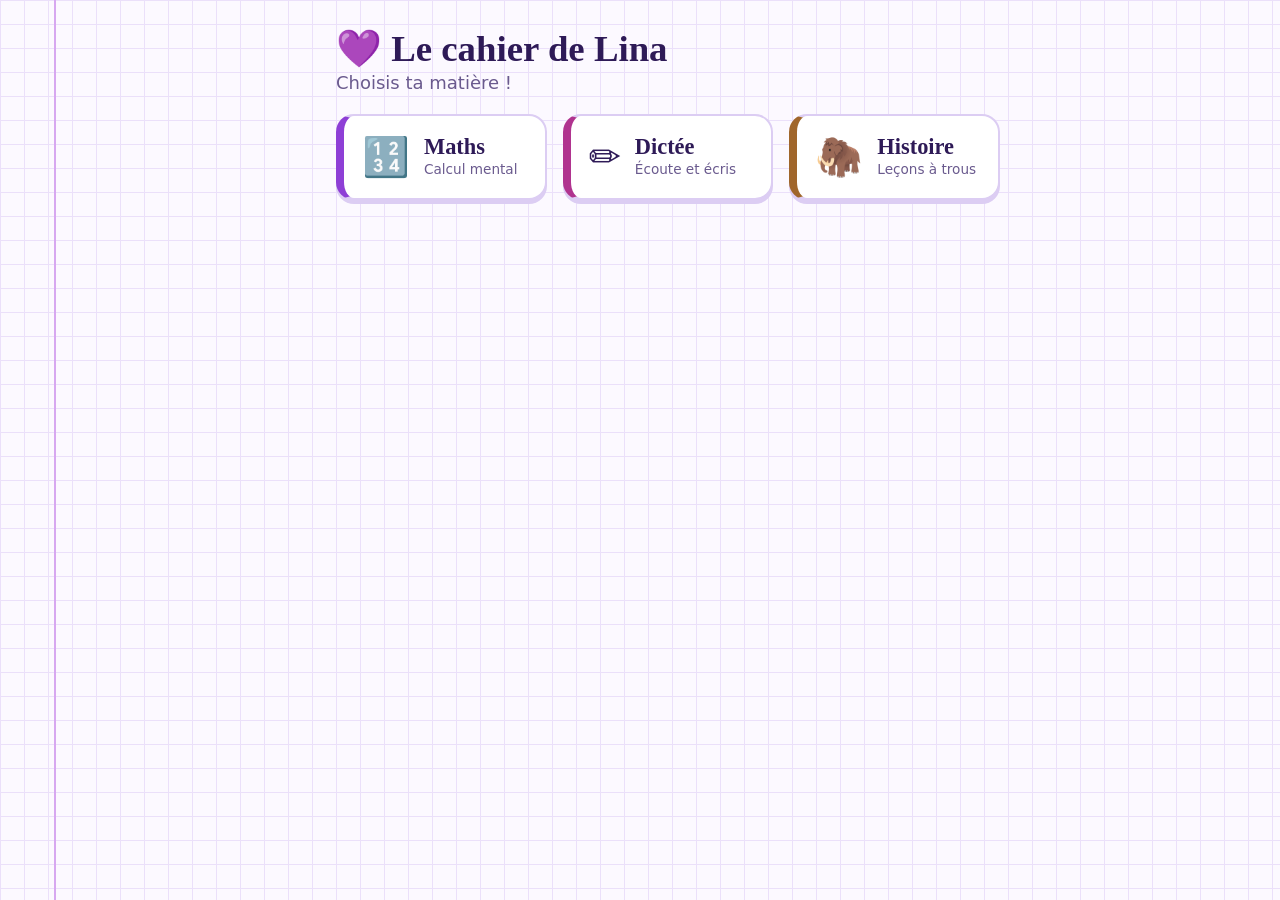
<file: index.html>
<!doctype html>
<html lang="fr">
<head>
<meta charset="utf-8">
<meta name="viewport" content="width=device-width, initial-scale=1">
<title>Le cahier de Lina</title>
<link rel="stylesheet" href="commun/style.css">
</head>
<body>
<main id="app" aria-live="polite"></main>
<script>
document.getElementById("app").innerHTML = `<div class="pile">
  <div class="entete"><div><h1>💜 Le cahier de Lina</h1><p class="doux">Choisis ta matière !</p></div></div>
  <div class="matieres">
    <a class="mat" style="--c:var(--maths)" href="maths/"><span class="gros" aria-hidden="true">🔢</span><span><h2>Maths</h2><span class="doux sous">Calcul mental</span></span></a>
    <a class="mat" style="--c:var(--dictee)" href="dictee/"><span class="gros" aria-hidden="true">✏️</span><span><h2>Dictée</h2><span class="doux sous">Écoute et écris</span></span></a>
    <a class="mat" style="--c:var(--histoire)" href="histoire/"><span class="gros" aria-hidden="true">🦣</span><span><h2>Histoire</h2><span class="doux sous">Leçons à trous</span></span></a>
  </div>
</div>`;
</script>
</body>
</html>
</file>
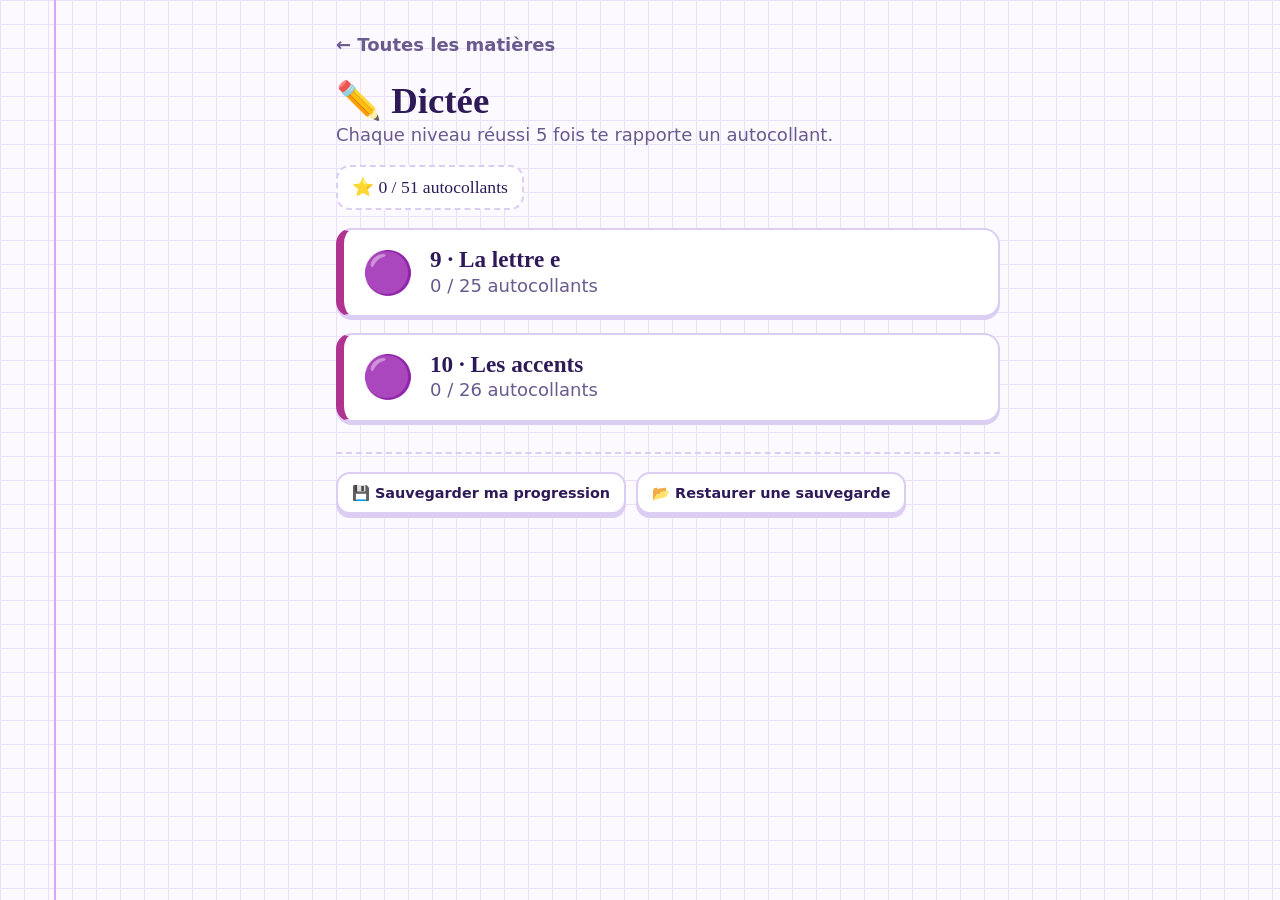
<file: dictee/index.html>
<!doctype html>
<html lang="fr">
<head>
<meta charset="utf-8">
<meta name="viewport" content="width=device-width, initial-scale=1">
<title>Dictée · Le cahier de Lina</title>
<link rel="stylesheet" href="../commun/style.css">
</head>
<body>
<main id="app" aria-live="polite"></main>
<input type="file" id="fichier" accept=".json,application/json" hidden>
<script src="../commun/moteur.js"></script>
<script>
"use strict";
/* ============ DICTÉES DE MOTS ============
   [mot tel qu'il faut l'écrire, indice facultatif affiché pour les mots qui se prononcent comme d'autres] */
const VERBE = "un verbe à l'infinitif";
const mots = l => l.map(([en, indice]) => ({ en, fr:"", indice }));

/* ---- 9 · La lettre e (liste + mémo) ---- */
const L9A = mots([["une montagne"], ["plus", "comme dans : plus grand"], ["haut", "le contraire de bas"], ["se situer", VERBE], ["le Tibet"]]);
const L9B = mots([["plein", "le contraire de vide"], ["rêver", VERBE], ["célèbre"], ["grimper", VERBE], ["dangereux"]]);
const M9  = mots([["le renard"], ["le marché"], ["chez", "comme dans : chez moi"], ["chanter", VERBE], ["la laitue"],
  ["beau", "comme dans : il fait beau"], ["lent", "le contraire de rapide"], ["emballer", VERBE], ["la neige"], ["le robinet"],
  ["la fève"], ["la fête"], ["Noël"], ["le feu"], ["un œuf"], ["plein", "le contraire de vide"]]);
const ids = l => l.map(w => w.en);
THEMES.push({ id:"d9", nom:"9 · La lettre e", e:"🟣", c:"var(--dictee)", dictee:true, muet:true, maitrise:2,
  mots:[...L9A, ...L9B, ...M9.filter(w => !ids(L9B).includes(w.en))],
  parties:[
    { id:"l9a", nom:"Liste 9 •", e:"✏️", mots:ids(L9A) },
    { id:"l9b", nom:"Liste 9 ••", e:"✏️", mots:ids(L9B) },
    { id:"m9",  nom:"Les mots du mémo", e:"🗂️", mots:ids(M9) },
    { id:"t9",  nom:"Tout mélangé", e:"🏆" },
  ] });

/* ---- 10 · Les accents (liste + mémo) ---- */
const L10A = mots([["fêter", VERBE], ["décorer", VERBE], ["déjà"], ["le lièvre"], ["la Chine"]]);
const L10B = mots([["préparer", VERBE], ["là-bas"], ["un pétard"], ["le défilé"], ["drôle"]]);
const M10 = mots([["une école"], ["des légumes"], ["un vélo"], ["léger", "le contraire de lourd"], ["écouter", VERBE], ["un marché"],
  ["après", "le contraire de avant"], ["une sorcière"], ["un lièvre"], ["déjà"], ["où", "comme dans : où vas-tu ?"],
  ["un rêve"], ["une fête"], ["un château"], ["sûr", "comme dans : j'en suis sûr"], ["croître", VERBE], ["bientôt"]]);
THEMES.push({ id:"d10", nom:"10 · Les accents", e:"🟣", c:"var(--dictee)", dictee:true, muet:true, maitrise:2,
  mots:[...L10A, ...L10B, ...M10.filter(w => !ids([...L10A, ...L10B]).includes(w.en))],
  parties:[
    { id:"l10a", nom:"Liste 10 •", e:"✏️", mots:ids(L10A) },
    { id:"l10b", nom:"Liste 10 ••", e:"✏️", mots:ids(L10B) },
    { id:"m10", nom:"Les mots du mémo", e:"🗂️", mots:ids(M10) },
    { id:"t10",  nom:"Tout mélangé", e:"🏆" },
  ] });

demarrer({ titre:"Dictée", e:"✏️" });
</script>
</body>
</html>
</file>
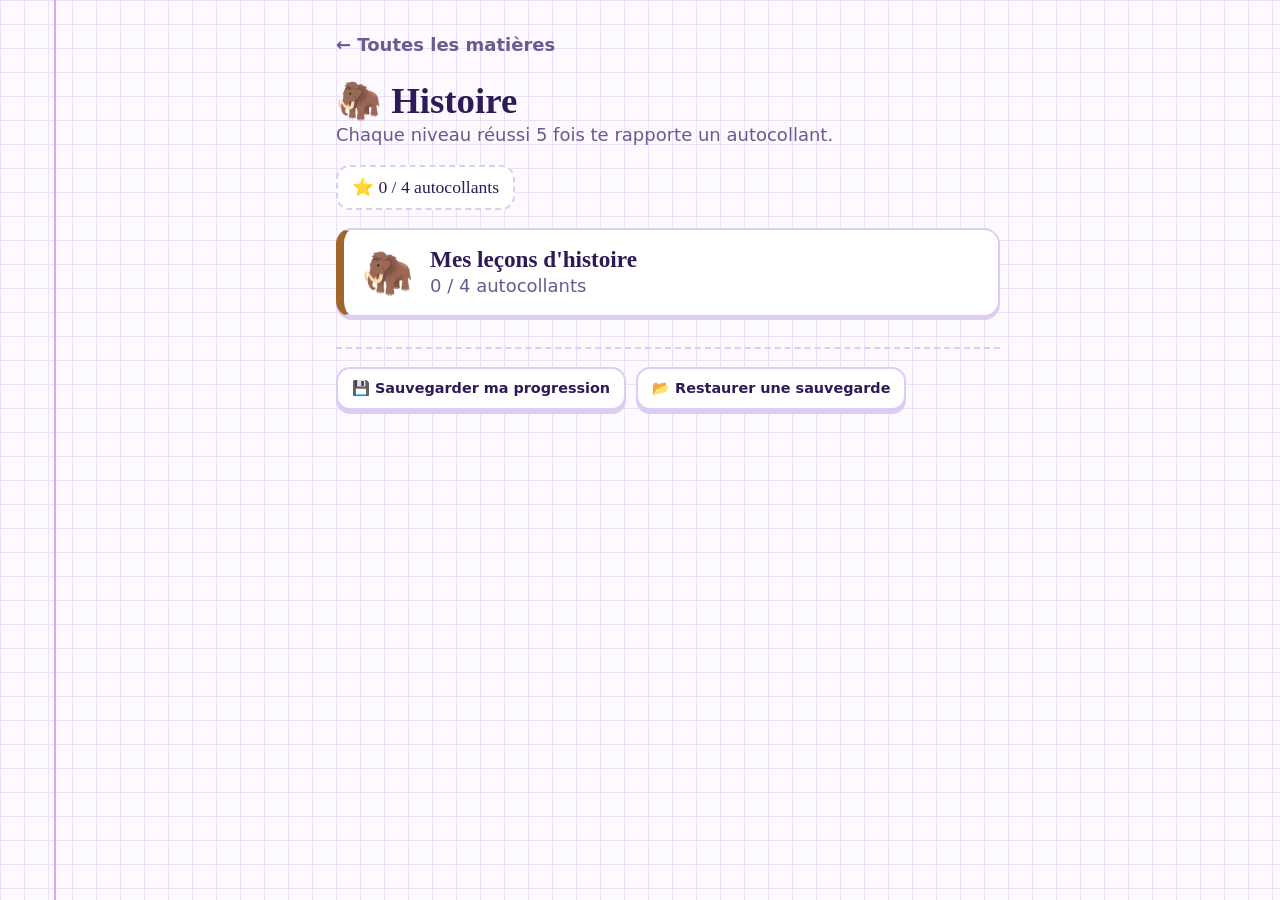
<file: histoire/index.html>
<!doctype html>
<html lang="fr">
<head>
<meta charset="utf-8">
<meta name="viewport" content="width=device-width, initial-scale=1">
<title>Histoire · Le cahier de Lina</title>
<link rel="stylesheet" href="../commun/style.css">
</head>
<body>
<main id="app" aria-live="polite"></main>
<input type="file" id="fichier" accept=".json,application/json" hidden>
<script src="../commun/moteur.js"></script>
<script>
"use strict";
/* ============ LEÇONS À TROUS ============
   [mot] = un trou ; [mot|autre] = autres réponses acceptées au niveau difficile. */
THEMES.push({ id:"hist", nom:"Mes leçons d'histoire", titre:"Mes leçons d'histoire", matiere:"Histoire", e:"🦣", c:"var(--histoire)", trous:true,
  textes:[
    { id:"h2", titre:"Leçon 2 · L'origine de l'humanité", e:"🌍",
      texte:`La [Préhistoire] commence avec l'[apparition] de l'[homme] et dure jusqu'à l'[invention] de l'[écriture].
On découpe la préhistoire en deux périodes :
• l'âge de la pierre [taillée] : le [Paléolithique] ;
• l'âge de la pierre [polie] : le [Néolithique].
Les premiers hommes vivaient en [Afrique]. Ils se sont ensuite installés progressivement sur [tous les continents]. On sait qu'ils étaient [bipèdes].

Lexique
bipède : qui [marche] sur [deux|2] [pieds].` },
    { id:"h3o", titre:"Leçon 3 · Les premiers outils", e:"🪨",
      texte:`À la période Paléolithique, les peuples de la préhistoire fabriquaient des [outils] en taillant des [pierres], comme des [bifaces].
Les hommes utilisent progressivement d'autres matériaux comme le [bois] et l'[os]. Avec ces outils, ils perfectionnent leurs techniques de [chasse] et de [pêche]. Ils utilisent des [harpons], des [propulseurs], des [sagaies].

Lexique
un biface : une [pierre taillée] sur [2|deux] [faces], avec un bord [tranchant].` },
    { id:"h3f", titre:"Leçon 3 · La maîtrise du feu", e:"🔥",
      texte:`Il y a [600 000|600000] ans, ils ont découvert comment faire du [feu].
Cela a amélioré leur mode de vie : l'[éclairage], le [chauffage], la [cuisson] de la viande, éloignement des [bêtes sauvages].
Le feu a également développé la [vie en société] (regroupement près du foyer, communication et échanges).

Lexique
un foyer : un [endroit] où l'on fait du [feu].` },
    { id:"h4", titre:"Leçon 4 · La vie au Paléolithique", e:"🏕️",
      texte:`Les premiers peuples vivaient de la [chasse], de la [pêche] et de la [cueillette]. Ils chassaient en [groupe]. Ils étaient [nomades] et se déplaçaient pour [suivre le gibier].
Ils construisaient des [huttes] en [branchages] (le plus souvent à l'entrée des [grottes]) ou des [tentes] avec des [peaux de bêtes].

Lexique
le gibier : les [animaux] qu'on chasse pour se [nourrir].
nomade : qui n'a [pas] d'[habitation] [fixe] et se déplace sans cesse.` },
  ] });

demarrer({ titre:"Histoire", e:"🦣" });
</script>
</body>
</html>
</file>
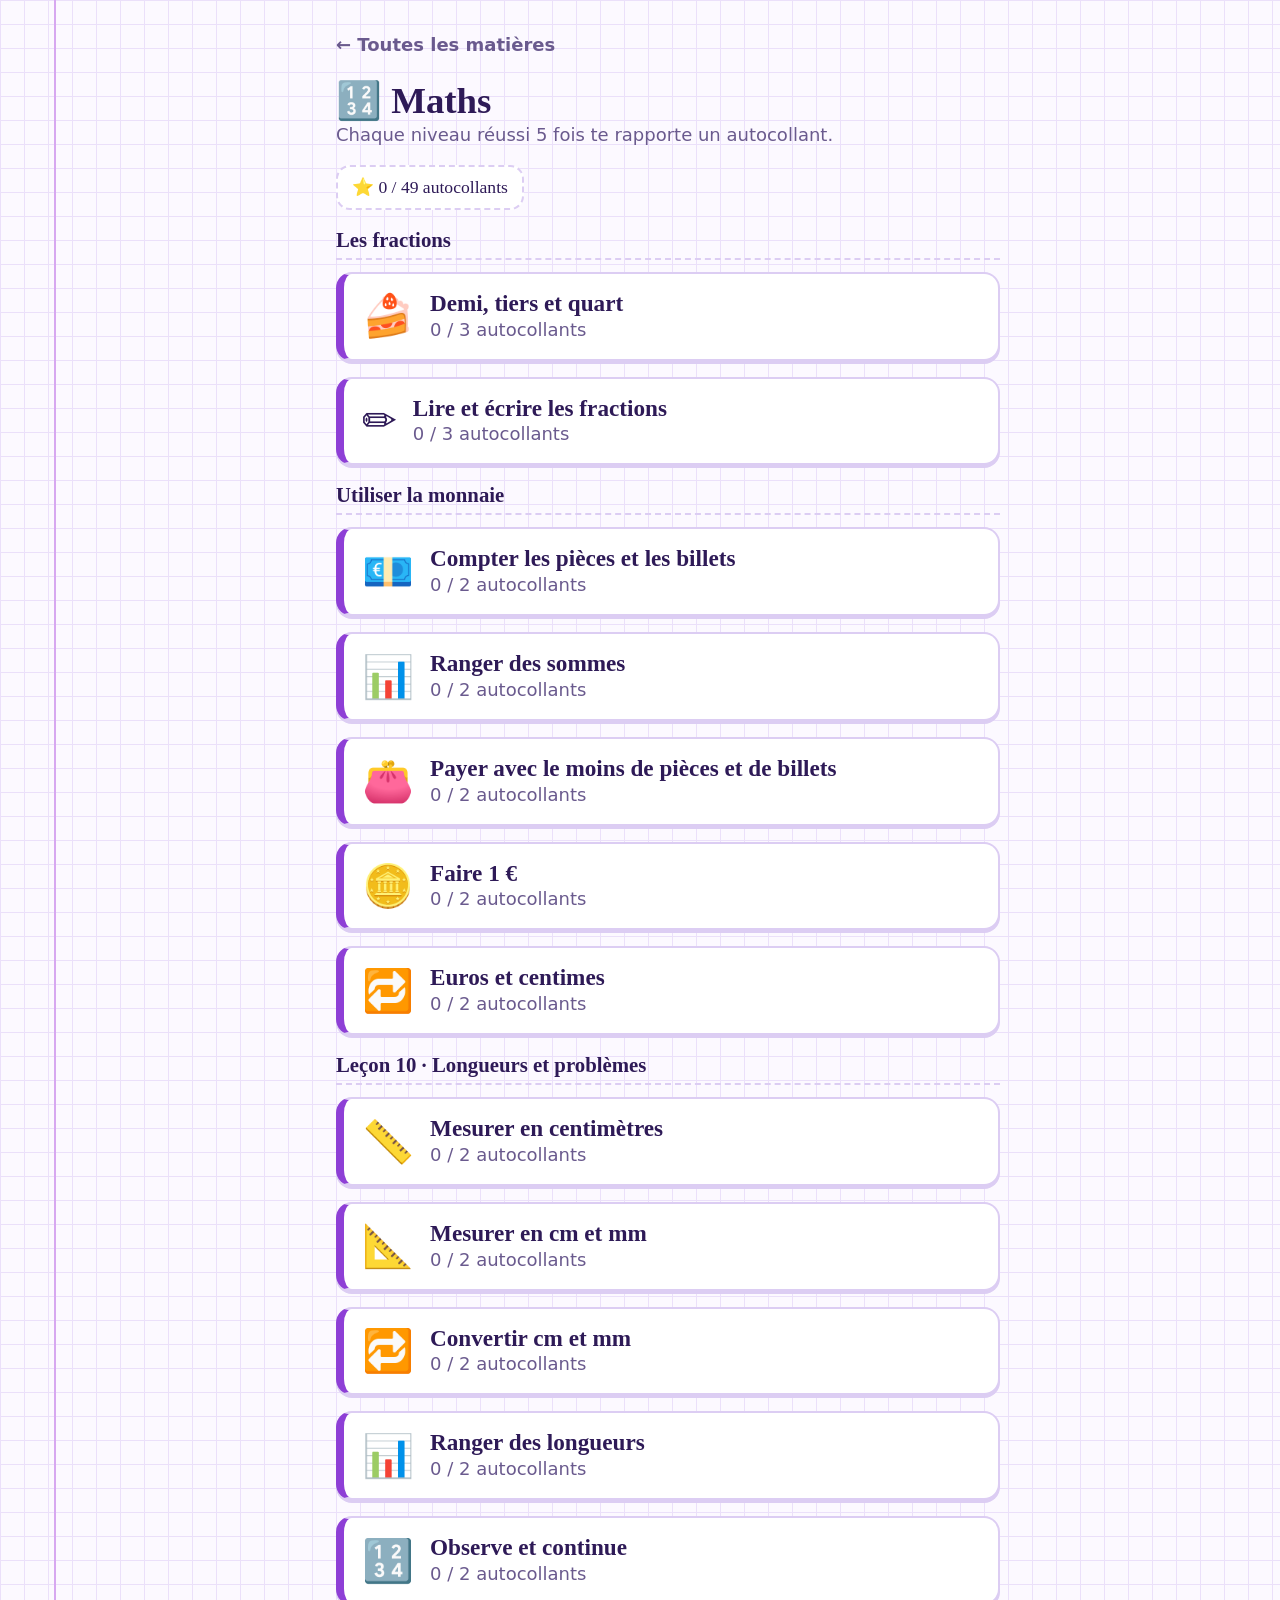
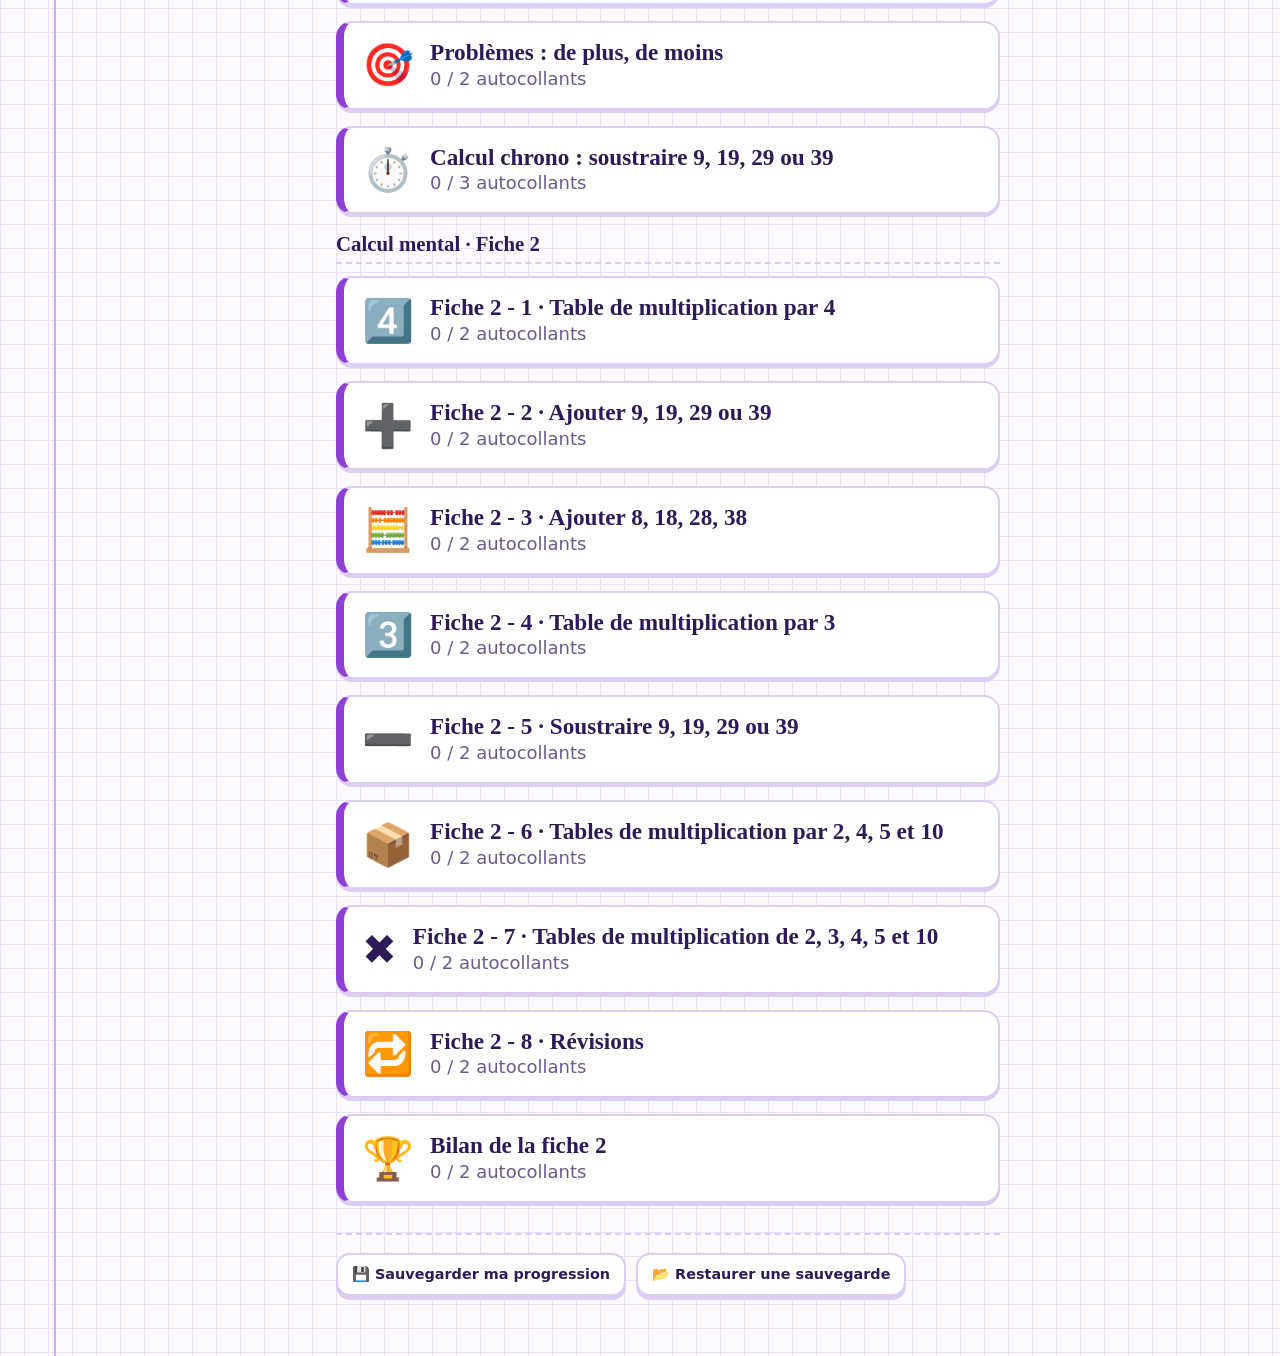
<file: maths/index.html>
<!doctype html>
<html lang="fr">
<head>
<meta charset="utf-8">
<meta name="viewport" content="width=device-width, initial-scale=1">
<title>Maths · Le cahier de Lina</title>
<link rel="stylesheet" href="../commun/style.css">
</head>
<body>
<main id="app" aria-live="polite"></main>
<input type="file" id="fichier" accept=".json,application/json" hidden>
<script src="../commun/moteur.js"></script>
<script>
"use strict";
/* ============ CALCUL MENTAL · FICHE 2 ============
   Chaque exercice = une fabrique de calculs {cons, q, r, rappel, astuce, pieges}.
   exo() en tire deux niveaux : facile (3 réponses au choix) et difficile (saisie). */
const CH2 = "Calcul mental · Fiche 2";
const hasard = (a,b) => a + Math.floor(Math.random()*(b-a+1));
const DIX = [1,2,3,4,5,6,7,8,9,10];
const NIVEAUX = [
  {en:"facile", fr:"Facile", d:"3 réponses au choix", e:"🌸"},
  {en:"dur", fr:"Difficile", d:"j'écris le résultat", e:"🚀"},
];
const QUESTION = s => s.includes("=") ? s.replace("?", `<span class="fluo">?</span>`) : s;

// pioche sans répétition tant que le paquet n'est pas vide
function paquet(fab){ let pile = []; return () => { if (!pile.length) pile = melange(fab()); return pile.pop(); }; }
function niveaux(pioche){
  return {
    facile: () => { const c = pioche();
      const faux = melange([...new Set(c.pieges.filter(v => v > 0 && v !== c.r))]).slice(0, 2);
      return { kind:"qcm", consigne:c.cons + " Choisis la bonne réponse.", html:QUESTION(c.q),
        choix:melange([c.r, ...faux].map(String)), bonne:String(c.r), rappel:c.rappel, astuce:c.astuce }; },
    dur: () => { const c = pioche();
      return { kind:"texte", consigne:c.cons + " Écris le résultat.", html:QUESTION(c.q),
        nombre:c.r, bonne:String(c.r), rappel:c.rappel, astuce:c.astuce }; },
  };
}
const exo = fab => { const a = niveaux(paquet(fab)), b = niveaux(paquet(fab)); return { facile:a.facile, dur:b.dur }; };

/* ---- fabriques ---- */
const compte = (t, n) => DIX.slice(0, n).map(i => t*i).join(", ");
function table(t, inconnu = true){
  const l = DIX.map(n => ({ cons:"Calcule de tête.", q:`${t} × ${n} = ?`, r:t*n, rappel:`${t} × ${n} = ${t*n}`,
    astuce:`Compte de ${t} en ${t} : ${compte(t, n)}.`, pieges:[t*n+t, t*n-t, t*n+1, t*n-1, t*n+2] }));
  if (inconnu) DIX.forEach(n => l.push({ cons:"Trouve le nombre qui manque.", q:`${t} × ? = ${t*n}`, r:n, rappel:`${t} × ${n} = ${t*n}`,
    astuce:`Récite la table de ${t} jusqu'à ${t*n} : ${compte(t, n)}. Il faut ${n} fois ${t}.`, pieges:[n+1, n-1, n+2, n-2] }));
  return l;
}
const tables = (...ts) => () => ts.flatMap(t => table(t));
// un nombre de départ au hasard (parfois à 3 chiffres, comme 146 dans la fiche)
const depart = () => Math.random() < 0.25 ? hasard(100, 170) : hasard(11, 99);
function ajout(liste){ return () => {
  const l = [], vus = new Set();
  liste.forEach(k => { for (let i = 0; i < 6; i++){ const a = depart(); if (vus.has(a+"+"+k)) continue; vus.add(a+"+"+k);
    const d = 10 - k % 10, rond = k + d, r = a + k;   // 9 → 10 − 1 ; 8 → 10 − 2
    l.push({ cons:"Calcule de tête.", q:`${a} + ${k} = ?`, r, rappel:`${a} + ${k} = ${r}`,
      astuce:`${a} + ${k} = ${a} + ${rond} − ${d} = ${a+rond} − ${d} = ${r}`, pieges:[r+d, r+2*d, r-10, r+10] }); } });
  return l; }; }
function retrait(liste, max = 99){ return () => {
  const l = [], vus = new Set();
  liste.forEach(k => { for (let i = 0; i < 6; i++){ const a = max > 99 && Math.random() < 0.8 ? hasard(100, max) : hasard(k + 3, 99); if (vus.has(a+"-"+k)) continue; vus.add(a+"-"+k);
    const rond = k + 1, r = a - k;
    l.push({ cons:"Calcule de tête.", q:`${a} − ${k} = ?`, r, rappel:`${a} − ${k} = ${r}`,
      astuce:`${a} − ${k} = ${a} − ${rond} + 1 = ${a-rond} + 1 = ${r}`, pieges:[r-1, r-2, r+10, r-10] }); } });
  return l; }; }
function combien(){
  return [2,4,5,10].flatMap(t => DIX.map(n => Math.random() < 0.5
    ? { cons:"Réponds.", q:`Combien de fois ${t} dans ${t*n} ?`, r:n, rappel:`${n} fois, car ${t} × ${n} = ${t*n}`,
        astuce:`Cherche dans la table de ${t} : ${t} × ${n} = ${t*n}.`, pieges:[n+1, n-1, n+2, n-2] }
    : { cons:"Réponds.", q:`Combien de paquets de ${t} dans ${t*n} ?`, r:n, rappel:`${n} paquets, car ${t} × ${n} = ${t*n}`,
        astuce:`Cherche dans la table de ${t} : ${t} × ${n} = ${t*n}.`, pieges:[n+1, n-1, n+2, n-2] }));
}
// bilan : un calcul de chaque exercice à tour de rôle, dans un ordre mélangé
function melangeExos(fabs){
  const make = () => { const pioches = fabs.map(paquet); let ordre = [];
    return () => { if (!ordre.length) ordre = melange(pioches); return ordre.pop()(); }; };
  const a = niveaux(make()), b = niveaux(make()); return { facile:a.facile, dur:b.dur };
}

/* ---- méthodes (exemples de la fiche) ---- */
const tableHtml = t => `<div class="calc tablemul">${DIX.map(n => `<span>${t} × ${n} = <b>${t*n}</b></span>`).join("")}</div>`;
const tablesHtml = ts => `<div style="overflow-x:auto"><table class="regle"><thead><tr>${ts.map(t => `<th>Table de ${t}</th>`).join("")}</tr></thead>
  <tbody>${DIX.map(n => `<tr>${ts.map(t => `<td>${t} × ${n} = <b>${t*n}</b></td>`).join("")}</tr>`).join("")}</tbody></table></div>`;
const M_AJ9 = `<div class="calc">+ 9 = + 10 − 1<br>+ 19 = + 20 − 1<br>+ 29 = + 30 − 1<br>+ 39 = + 40 − 1</div>
  <div class="calc">68 + 9 = 68 + 10 − 1 = 78 − 1 = <b>77</b><br>73 + 19 = 73 + 20 − 1 = 93 − 1 = <b>92</b><br>146 + 29 = 146 + 30 − 1 = 176 − 1 = <b>175</b></div>`;
const M_AJ8 = `<div class="calc">+ 8 = + 10 − 2<br>+ 18 = + 20 − 2<br>+ 28 = + 30 − 2<br>+ 38 = + 40 − 2</div>
  <div class="calc">27 + 8 = 27 + 10 − 2 = 37 − 2 = <b>35</b><br>64 + 18 = 64 + 20 − 2 = 84 − 2 = <b>82</b></div>`;
const M_SO9 = `<div class="calc">− 9 = − 10 + 1<br>− 19 = − 20 + 1<br>− 29 = − 30 + 1<br>− 39 = − 40 + 1</div>
  <div class="calc">27 − 9 = 27 − 10 + 1 = 17 + 1 = <b>18</b><br>75 − 29 = 75 − 30 + 1 = 45 + 1 = <b>46</b></div>
  <p class="doux">On enlève un peu trop, alors on rajoute 1.</p>`;

/* ---- les exercices ---- */
const FICHE2 = [
  { id:"m21", nom:"Fiche 2 - 1 · Table de multiplication par 4", e:"4️⃣", fab:() => table(4),
    regle:`<div class="calc">Exemples : 4 × 5 = ? &nbsp;·&nbsp; 4 × ? = 12</div>${tableHtml(4)}` },
  { id:"m22", nom:"Fiche 2 - 2 · Ajouter 9, 19, 29 ou 39", e:"➕", fab:ajout([9,19,29,39]), regle:M_AJ9 },
  { id:"m23", nom:"Fiche 2 - 3 · Ajouter 8, 18, 28, 38", e:"🧮", fab:ajout([8,18,28,38]), regle:M_AJ8 },
  { id:"m24", nom:"Fiche 2 - 4 · Table de multiplication par 3", e:"3️⃣", fab:() => table(3),
    regle:`<div class="calc">Exemples : 3 × 6 = ? &nbsp;·&nbsp; 3 × ? = 27</div>${tableHtml(3)}` },
  { id:"m25", nom:"Fiche 2 - 5 · Soustraire 9, 19, 29 ou 39", e:"➖", fab:retrait([9,19,29,39]), regle:M_SO9 },
  { id:"m26", nom:"Fiche 2 - 6 · Tables de multiplication par 2, 4, 5 et 10", e:"📦", fab:combien,
    regle:`<div class="calc">Combien de fois 5 dans 25 ?<br>Je cherche dans la table de 5 : 5 × 5 = 25. <b>5 fois.</b></div>
      <div class="calc">Combien de paquets de 4 dans 16 ?<br>Je cherche dans la table de 4 : 4 × 4 = 16. <b>4 paquets.</b></div>${tablesHtml([2,4,5,10])}` },
  { id:"m27", nom:"Fiche 2 - 7 · Tables de multiplication de 2, 3, 4, 5 et 10", e:"✖️", fab:tables(2,3,4,5,10), regle:tablesHtml([2,3,4,5,10]) },
  { id:"m28", nom:"Fiche 2 - 8 · Révisions", e:"🔁",
    fab:() => [...ajout([8,9,18,19,28,29,38,39])(), ...retrait([9,19,29,39])()], regle:M_AJ9 + M_AJ8 + M_SO9 },
];
FICHE2.forEach(x => THEMES.push({ id:x.id, chapitre:CH2, nom:x.nom, titre:x.nom, matiere:"Maths", e:x.e, c:"var(--maths)",
  gram:true, muet:true, maitrise:5, unite:"niveaux", nb:12, defi:false, regle:x.regle, mots:NIVEAUX, gen:exo(x.fab) }));

THEMES.push({ id:"m2b", chapitre:CH2, nom:"Bilan de la fiche 2", titre:"Bilan de la fiche 2", matiere:"Maths", e:"🏆", c:"var(--maths)",
  gram:true, muet:true, maitrise:5, unite:"niveaux", nb:15, defi:false, mots:NIVEAUX,
  gen:melangeExos([() => table(4), ajout([9,19,29,39]), ajout([8,18,28,38]), () => table(3), retrait([9,19,29,39]), combien, tables(2,3,4,5,10)]) });

/* ============ LEÇON 10 · LONGUEURS ET PROBLÈMES ============ */
const CH10 = "Leçon 10 · Longueurs et problèmes";
const nb = n => String(n).replace(/\B(?=(\d{3})+(?!\d))/g, "\u00a0");     // 4100 → « 4 100 »
const cmmm = mm => `${Math.floor(mm/10)} cm ${mm%10} mm`;
const pris = (l, n) => melange(l).slice(0, n);

// règle graduée de d0 à d1 cm, segment de A à B (en mm)
function regleSvg(d0, d1, A, B){
  const S = 44, P = 18, W = (d1-d0)*S + 2*P, x = m => +(P + (m - d0*10)*S/10).toFixed(1);
  let traits = "", nombres = "";
  for (let m = d0*10; m <= d1*10; m++){
    const h = m%10===0 ? 16 : m%5===0 ? 11 : 7;
    traits += `<line x1="${x(m)}" y1="46" x2="${x(m)}" y2="${46+h}"/>`;
    if (m%10===0) nombres += `<text x="${x(m)}" y="80" text-anchor="middle">${m/10}</text>`;
  }
  return `<svg viewBox="0 0 ${W} 92" role="img" aria-label="Une règle graduée et un segment">
    <rect x="${P-12}" y="46" width="${W-2*P+24}" height="42" rx="6" style="fill:color-mix(in srgb,var(--maths) 16%,var(--carte));stroke:var(--trait)"/>
    <g style="stroke:var(--encre);stroke-width:1.2">${traits}</g>
    <g style="fill:var(--encre);font:bold 17px system-ui,sans-serif">${nombres}</g>
    <g style="stroke:var(--maths);stroke-width:3;stroke-linecap:round"><line x1="${x(A)}" y1="22" x2="${x(B)}" y2="22"/>
      <line x1="${x(A)}" y1="14" x2="${x(A)}" y2="30"/><line x1="${x(B)}" y1="14" x2="${x(B)}" y2="30"/></g>
    <g style="stroke:var(--encre-2);stroke-width:1;stroke-dasharray:3 3"><line x1="${x(A)}" y1="30" x2="${x(A)}" y2="46"/><line x1="${x(B)}" y1="30" x2="${x(B)}" y2="46"/></g>
  </svg>`;
}

/* ---- 1. Mesurer en centimètres (règle cassée) ---- */
function mesureCm(){
  const l = [];
  for (let i = 0; i < 24; i++){
    const len = hasard(2, 7), a = hasard(3, 60), d0 = a - 1, d1 = a + len + 1, b = a + len;
    l.push({ cons:"La règle est cassée ! Combien mesure le segment, en centimètres ?", q:regleSvg(d0, d1, a*10, b*10), r:len,
      rappel:`Le segment mesure ${len} cm, car ${b} − ${a} = ${len}.`,
      astuce:`Compte les bonds de 1 cm entre ${a} et ${b} (et pas les traits), ou calcule ${b} − ${a}.`, pieges:[len+1, len-1, b] });
  }
  return l;
}
/* ---- 2. Mesurer en cm et mm (règle à partir de 0) ---- */
function verifCmMm(mm){
  return v => { const m = v.toLowerCase().replace(/\s/g, "").match(/^(\d+)cm(?:(\d)(?:mm)?)?$/);
    return !!m && (+m[1])*10 + (+(m[2]||0)) === mm; };
}
function mesureMm(){
  const l = [];
  for (let i = 0; i < 24; i++){
    const c = hasard(1, 7), m = Math.random() < 0.2 ? 0 : hasard(1, 9), mm = c*10 + m;
    l.push({ cons:"Combien mesure le segment ? Écris la mesure en cm et mm.", q:regleSvg(0, c + hasard(1, 2), 0, mm), r:mm, cmmm:true,
      rappel:`Le segment mesure ${cmmm(mm)}.`,
      astuce:`Compte d'abord les centimètres entiers (${c}), puis les petits traits des millimètres après le ${c} (${m}).`,
      pieges:[mm+1, mm-1, mm+10, mm-10] });
  }
  return l;
}
/* ---- 3. Convertir cm et mm ---- */
function conversions(){
  const l = [];
  for (let i = 0; i < 8; i++){ const c = hasard(1, 30);
    l.push({ cons:"Convertis en millimètres.", q:`${c} cm = ? mm`, r:c*10, rappel:`${c} cm = ${nb(c*10)} mm`,
      astuce:`1 cm = 10 mm, donc ${c} cm = ${c} × 10 = ${nb(c*10)} mm.`, pieges:[c, c*100, c*10+10] }); }
  for (let i = 0; i < 10; i++){ const c = i < 4 ? hasard(10, 15) : hasard(1, 9), m = hasard(1, 9), r = c*10 + m;
    l.push({ cons:"Convertis en millimètres.", q:`${c} cm ${m} mm = ? mm`, r, rappel:`${c} cm ${m} mm = ${r} mm`,
      astuce:`${c} cm = ${c*10} mm, puis j'ajoute ${m} mm : ${c*10} + ${m} = ${r} mm.`, pieges:[c+m, c*100+m, r+10] }); }
  for (let i = 0; i < 10; i++){ const n = i < 2 ? hasard(10, 50)*100 : hasard(2, 99)*10, r = n/10;
    l.push({ cons:"Convertis en centimètres.", q:`${nb(n)} mm = ? cm`, r, rappel:`${nb(n)} mm = ${nb(r)} cm`,
      astuce:`10 mm = 1 cm : je cherche combien de fois 10 dans ${nb(n)}, c'est ${nb(r)}.`, pieges:[n, n%100===0 ? n/100 : r+10, r-1] }); }
  return l;
}
/* ---- 4. Comparer et ranger des longueurs ---- */
const ecrit = (mm, gros) => mm%10===0 && (gros || Math.random() < 0.5) ? `${mm/10} cm` : mm%10!==0 && Math.random() < 0.5 ? cmmm(mm) : `${mm} mm`;
const rangement = {
  facile: () => {
    const a = hasard(20, 95), b = Math.random() < 0.15 ? a : a + melange([-1, 1])[0]*hasard(1, 8);
    let ea = ecrit(a), eb = ecrit(b);
    if (!ea.includes("cm") && !eb.includes("cm")) eb = b%10 ? cmmm(b) : `${b/10} cm`;   // au moins une mesure avec des cm
    if (ea===eb) eb = eb.includes("cm") ? `${b} mm` : (b%10 ? cmmm(b) : `${b/10} cm`);
    const signe = a < b ? "<" : a > b ? ">" : "=";
    return { kind:"qcm", consigne:"Compare ces deux longueurs : choisis <, > ou =.", html:`${ea} <span class="fluo">?</span> ${eb}`,
      choix:["<", ">", "="], bonne:signe, rappel:`${ea} ${signe} ${eb}`,
      astuce:`Écris tout en mm pour comparer : ${ea} = ${a} mm et ${eb} = ${b} mm.` };
  },
  dur: () => {
    let v; do { const base = hasard(30, 80); v = pris(Array.from({length:25}, (_, i) => base - 12 + i), Math.random() < 0.3 ? 3 : 4);
      if (v.length===3) v.push(hasard(9, 15)*10); } while (new Set(v).size < 4);
    let e; do { e = v.map(m => ecrit(m, m > 99)); } while (new Set(e).size < 4 || e.every(x => !x.includes("cm")));
    const ordre = v.map((m, i) => [m, e[i]]).sort((x, y) => x[0] - y[0]);
    return { kind:"ordre", consigne:"Range ces longueurs du plus petit au plus grand : touche-les dans l'ordre.", html:"",
      mots:e, cible:ordre.map(x => x[1]).join(" "), bonne:ordre.map(x => x[1]).join("|"), rappel:ordre.map(x => x[1]).join(" < "),
      astuce:"En mm : " + ordre.map(x => `${x[1]} = ${x[0]} mm`).join(" ; ") + "." };
  },
};
/* ---- 5. Observe et continue (suites de nombres) ---- */
function suites(){
  const l = [];
  for (let i = 0; i < 24; i++){
    const s = melange([5, 10, 100, 500, -5, -10, -100, -500])[0], u = Math.abs(s) < 100 ? 100 : 1000;
    let r;
    if (Math.random() < 0.6){ const borne = u===100 ? hasard(11, 99)*100 : hasard(2, 9)*1000; r = borne + hasard(0, 1)*s; }   // on passe une centaine ou un millier
    else { r = hasard(1500, 9000); r -= r % Math.min(Math.abs(s), 100); }
    const a = r - 3*s;
    if (a < 1000 || a > 9999 || r < 1000 || r > 9999) { i--; continue; }
    const signe = s > 0 ? "+" : "−", pas = Math.abs(s);
    l.push({ cons:"Observe et trouve le nombre suivant.", q:`${nb(a)} → ${nb(a+s)} → ${nb(a+2*s)} → ?`, r,
      rappel:`${nb(a+2*s)} ${signe} ${pas} = ${nb(r)}`,
      astuce:`À chaque fois, on ${s > 0 ? "ajoute" : "enlève"} ${pas}. Attention quand on passe une centaine ou un millier !`,
      pieges:[r+s, r+u, r-u] });
  }
  return l;
}
/* ---- 6. Problèmes : de plus, de moins ---- */
const ENFANTS = [["Tom","il"],["Inès","elle"],["Léo","il"],["Jade","elle"],["Hugo","il"],["Chloé","elle"],["Nina","elle"],["Adam","il"],["Zoé","elle"],["Malo","il"]];
const Maj = s => s[0].toUpperCase() + s.slice(1);
const voy = n => /^[AEIOUYÉÈ]/i.test(n), que = n => voy(n) ? `qu'${n}` : `que ${n}`, de = n => voy(n) ? `d'${n}` : `de ${n}`;
function problemes(){
  const l = [];
  for (let i = 0; i < 30; i++){
    const [[A, pa], [B, pb]] = pris(ENFANTS, 2), plus = Math.random() < 0.5, c = i % 4, tour = Math.random() < 0.4;
    const N = c===3 ? hasard(7, 12) : hasard(30, 450), D = c===3 ? hasard(21, 38) : hasard(8, Math.min(99, N - 5));
    // « A a D de plus que B » → B a moins : N − D ; « A a D de moins que B » → B a plus : N + D
    const r = plus ? N - D : N + D, piege = plus ? N + D : N - D, mot = plus ? "plus" : "moins";
    if (c===3 && plus) { i--; continue; }   // âges : l'enfant a toujours moins que l'adulte
    let texte, question, rep;
    if (c===0){ texte = `${A} a ${N} billes. ${tour ? `C'est ${D} billes de ${mot} ${que(B)}` : `${Maj(pa)} a ${D} billes de ${mot} ${que(B)}`}.`;
      question = `Combien de billes ${B} a-t-${pb} ?`; rep = `${B} a ${r} billes`; }
    if (c===1){ texte = `Aux fléchettes, ${A} a marqué ${N} points. ${Maj(pa)} a marqué ${D} points de ${mot} ${que(B)}.`;
      question = `Quel est le score ${de(B)} ?`; rep = `Le score ${de(B)} est de ${r} points`; }
    if (c===2){ texte = `${A} a lu ${N} pages. ${tour ? `C'est ${D} pages de ${mot} ${que(B)}` : `${Maj(pa)} a lu ${D} pages de ${mot} ${que(B)}`}.`;
      question = `Combien de pages ${B} a-t-${pb} lues ?`; rep = `${B} a lu ${r} pages`; }
    if (c===3){ const adulte = melange(["son papa", "sa maman", "son oncle", "sa tante"])[0];
      texte = `${A} a ${N} ans. ${tour ? `C'est ${D} ans de moins que ${adulte}` : `${Maj(pa)} a ${D} ans de moins que ${adulte}`}.`;
      question = `Quel âge a ${adulte} ?`; rep = `${Maj(adulte)} a ${r} ans`; }
    const qui = c===3 ? "l'adulte" : B;
    l.push({ cons:"Lis bien le problème.", q:`<span style="font-weight:400">${texte}</span><br>${question}`, r,
      rappel:`${rep} : ${N} ${plus ? "−" : "+"} ${D} = ${r}.`,
      astuce: plus ? `${A} en a ${D} de plus, donc ${qui} en a ${D} de moins : ${N} − ${D} = ${r}.`
                   : `${A} en a ${D} de moins, donc ${qui} en a ${D} de plus : ${N} + ${D} = ${r}.`,
      pieges:[piege, r + 10, r - 10] });
  }
  return l;
}
// les mesures en cm et mm ont leurs propres réponses (texte « 4 cm 9 mm »)
function niveauxMm(fab){
  const pa = paquet(fab), pb = paquet(fab);
  return {
    facile: () => { const c = pa(), faux = pris([...new Set(c.pieges.filter(v => v >= 10 && v !== c.r))], 2);
      return { kind:"qcm", consigne:c.cons, html:c.q, choix:melange([c.r, ...faux].map(cmmm)), bonne:cmmm(c.r), rappel:c.rappel, astuce:c.astuce }; },
    dur: () => { const c = pb();
      return { kind:"texte", consigne:c.cons, html:c.q, verif:verifCmMm(c.r), aide:"… cm … mm", bonne:cmmm(c.r), rappel:c.rappel, astuce:c.astuce }; },
  };
}

/* ---- méthodes ---- */
const SCHEMA = (h, b, nh, nb2, d) => `<div class="schema"><span>${h}</span><div class="barre-s" style="background:var(--maths)">${nh}</div>
  <span>${b}</span><div style="display:flex;align-items:center;gap:8px"><div class="barre-s" style="background:var(--dictee);flex:0 0 65%">${nb2}</div><span>↔ ${d}</span></div></div>`;
const M10 = {
  cm:`<div class="calc">La règle est cassée : elle ne commence pas à 0.<br>Le segment va de 4 à 9.<br>Je compte les <b>bonds</b> de 1 cm : 5 bonds.<br>Ou je calcule : 9 − 4 = <b>5 cm</b>.</div>
    <div class="question"><div class="phr">${regleSvg(2, 11, 40, 90)}</div></div>
    <p class="doux">Attention : on compte les bonds, pas les traits !</p>`,
  mm:`<div class="calc"><b>1 cm = 10 mm</b><br>Je compte les centimètres entiers, puis les petits traits des millimètres.<br>Ce segment mesure <b>3 cm 7 mm</b>.</div>
    <div class="question"><div class="phr">${regleSvg(0, 5, 0, 37)}</div></div>`,
  conv:`<div class="calc"><b>1 cm = 10 mm</b><br>4 cm = 40 mm<br>4 cm 3 mm = 40 + 3 = <b>43 mm</b><br>12 cm 5 mm = 120 + 5 = <b>125 mm</b><br>80 mm = <b>8 cm</b><br>250 mm = <b>25 cm</b></div>
    <div class="calc">Attention : 10 cm 4 mm = 100 + 4 = <b>104 mm</b> (et pas 14 mm !)</div>`,
  ranger:`<div class="calc">Pour comparer, j'écris tout en <b>mm</b>.<br>5 cm 2 mm = 52 mm<br>6 cm = 60 mm</div>
    <div class="calc">49 mm <b>&lt;</b> 5 cm 2 mm <b>&lt;</b> 55 mm <b>&lt;</b> 6 cm<br><span class="doux">&lt; veut dire « plus petit que », &gt; veut dire « plus grand que ».</span></div>`,
  suites:`<div class="calc">Je cherche ce qui change d'un nombre à l'autre.<br>2 980 → 2 990 → 3 000 → <b>3 010</b> (on ajoute 10)<br>4 200 → 4 100 → 4 000 → <b>3 900</b> (on enlève 100)</div>
    <p class="doux">Attention quand on passe une centaine ou un millier : 6 010 − 10 = 6 000, puis 5 990.</p>`,
  pb:`<div class="calc">Tom a 50 billes. Il a 20 billes <b>de plus</b> que Léa.<br>Combien de billes Léa a-t-elle ?</div>${SCHEMA("Tom", "Léa", "50", "?", "20")}
    <div class="calc">Tom en a plus, donc Léa en a moins : 50 − 20 = <b>30 billes</b>.</div>
    <div class="calc">Si Tom a 20 billes <b>de moins</b> que Léa, c'est Léa qui en a le plus : 50 + 20 = <b>70 billes</b>.</div>
    <p class="doux">Fais un petit schéma : la plus grande barre, c'est celui qui en a le plus.</p>`,
};
const CEINTURES = [[4, "Jaune", "#D9A400"], [8, "Bleue", "#2F6FD6"], [12, "Rouge", "#D33A2C"], [15, "Noire", "#222222"]];
const NIV_RANGER = [{en:"facile", fr:"Facile", d:"compare deux longueurs", e:"🌸"}, {en:"dur", fr:"Difficile", d:"range 4 longueurs", e:"🚀"}];
const NIV_CHRONO = [...NIVEAUX, {en:"chrono", fr:"Calcul chrono", d:"3 minutes pour 15 calculs", e:"⏱️"}];
const so3 = retrait([9,19,29,39], 999), chrono = niveaux(paquet(so3));

[
  { id:"m10c", nom:"Mesurer en centimètres", e:"📏", gen:exo(mesureCm), regle:M10.cm },
  { id:"m10m", nom:"Mesurer en cm et mm", e:"📐", gen:niveauxMm(mesureMm), regle:M10.mm },
  { id:"m10v", nom:"Convertir cm et mm", e:"🔁", gen:exo(conversions), regle:M10.conv },
  { id:"m10r", nom:"Ranger des longueurs", e:"📊", gen:rangement, mots:NIV_RANGER, nb:10, regle:M10.ranger },
  { id:"m10s", nom:"Observe et continue", e:"🔢", gen:exo(suites), regle:M10.suites },
  { id:"m10p", nom:"Problèmes : de plus, de moins", e:"🎯", gen:exo(problemes), nb:10, regle:M10.pb },
  { id:"m10k", nom:"Calcul chrono : soustraire 9, 19, 29 ou 39", e:"⏱️", gen:{ ...exo(so3), chrono:chrono.dur }, mots:NIV_CHRONO,
    chrono:{ duree:180, nb:15, ceintures:CEINTURES },
    regle:M_SO9 + `<div class="calc">Avec un grand nombre, c'est pareil :<br>254 − 19 = 254 − 20 + 1 = 234 + 1 = <b>235</b></div>
      <div class="calc">⏱️ <b>Calcul chrono</b> : 15 calculs en 3 minutes.<br>Jusqu'à 4 : ceinture jaune · de 5 à 8 : bleue · de 9 à 12 : rouge · de 13 à 15 : noire</div>` },
].forEach(x => THEMES.push({ id:x.id, chapitre:CH10, nom:x.nom, titre:x.nom, matiere:"Maths", e:x.e, c:"var(--maths)",
  gram:true, muet:true, maitrise:5, unite:"niveaux", nb:x.nb || 12, defi:false, regle:x.regle, mots:x.mots || NIVEAUX, gen:x.gen, chrono:x.chrono }));

/* ============ UTILISER LA MONNAIE ============
   Toutes les sommes sont en centimes (2 436 = 24 € 36). */
const CHM = "Utiliser la monnaie";
const VALEURS = [10000, 5000, 2000, 1000, 500, 200, 100, 50, 20, 10, 5, 2, 1];
const BILLETS = VALEURS.filter(v => v >= 500), PIECES = VALEURS.filter(v => v < 500);
const deux = n => String(n).padStart(2, "0");
// 2436 → « 24 € 36 » ; 400 → « 4 € » ; 94 → « 94 c »
const euro = c => c < 100 ? `${c} c` : `${Math.floor(c/100)} €` + (c%100 ? ` ${deux(c%100)}` : "");
const enC = c => `${nb(c)} c`;
const unite = v => v >= 100 ? `${v/100} €` : `${v} c`;
const nomV = (v, n = 1) => `${v >= 500 ? "billet" : "pièce"}${n > 1 ? "s" : ""} de ${unite(v)}`;
const somme = l => l.reduce((a, b) => a + b, 0);
// « 3 € 05 », « 3€05 », « 3 euros 5 c », « 94 c » ; « 3 € 5 » est refusé (il faut 05)
function verifEuro(c){
  return v => { v = v.toLowerCase().replace(/euros?/g, "€").replace(/centimes?/g, "c").replace(/\s/g, "");
    let m = v.match(/^(\d+)€(?:(\d{1,2})(c?))?$/);
    if (m){ if (m[2] && m[2].length===1 && m[2]!=="0" && !m[3]) return false;
      return (+m[1])*100 + (+(m[2]||0)) === c; }
    m = v.match(/^(\d+)c$/); return !!m && +m[1] === c; };
}

/* ---- dessin des pièces et billets ---- */
const COUL_B = {500:"#B7B7B7", 1000:"#E58A8A", 2000:"#8FB2E8", 5000:"#F0A85A", 10000:"#7CC48A"};
const TAILLE_P = {1:11, 2:12.5, 5:14, 10:13, 20:14.5, 50:16, 100:15, 200:17};
function piece(v, x, y){
  const r = TAILLE_P[v], t = v >= 100 ? `${v/100} €` : `${v} c`;
  const fond = v <= 5 ? `<circle cx="${x}" cy="${y}" r="${r}" fill="#C47A45" stroke="#7A4421" stroke-width="1.5"/>`
    : v < 100 ? `<circle cx="${x}" cy="${y}" r="${r}" fill="#E3C25A" stroke="#9A7B1F" stroke-width="1.5"/>`
    : v===100 ? `<circle cx="${x}" cy="${y}" r="${r}" fill="#E3C25A" stroke="#9A7B1F" stroke-width="1.5"/><circle cx="${x}" cy="${y}" r="${r*0.68}" fill="#D2D6DC" stroke="#8C9198"/>`
    : `<circle cx="${x}" cy="${y}" r="${r}" fill="#D2D6DC" stroke="#8C9198" stroke-width="1.5"/><circle cx="${x}" cy="${y}" r="${r*0.68}" fill="#E3C25A" stroke="#9A7B1F"/>`;
  return fond + `<text x="${x}" y="${y+4}" text-anchor="middle" font-size="${r > 14 ? 11 : 9.5}" font-weight="700" fill="#2B2233" font-family="sans-serif">${t}</text>`;
}
function billet(v, x, y){
  return `<rect x="${x}" y="${y}" width="72" height="38" rx="4" fill="${COUL_B[v]}" stroke="#55505A" stroke-width="1.2"/>
    <rect x="${x+5}" y="${y+5}" width="62" height="28" rx="3" fill="none" stroke="#FFFFFF" stroke-opacity=".7"/>
    <text x="${x+36}" y="${y+25}" text-anchor="middle" font-size="16" font-weight="700" fill="#2B2233" font-family="sans-serif">${v/100} €</text>`;
}
// dessine une liste de valeurs : les billets sur une ligne, les pièces en dessous
function porteMonnaie(l){
  const LARG = 240, parts = []; let y = 4, h = 0, w = 0;
  const b = l.filter(v => v >= 500), p = l.filter(v => v < 500);
  let x = 4;
  b.forEach(v => { if (x + 72 > LARG){ x = 4; y += 46; } parts.push(billet(v, x, y)); x += 78; h = y + 40; w = Math.max(w, x - 2); });
  if (b.length){ y += 48; }
  x = 4;
  p.forEach(v => { const d = 2*TAILLE_P[v]; if (x + d > LARG){ x = 4; y += 38; } parts.push(piece(v, x + d/2, y + 18)); x += d + 6; h = y + 38; w = Math.max(w, x - 2); });
  const lab = l.map(v => nomV(v)).join(", ");
  return `<svg viewBox="0 0 ${w + 4} ${h + 4}" style="width:${Math.round((w + 4)*1.3)}px;max-width:100%" role="img" aria-label="${lab}">${parts.join("")}</svg>`;
}

/* ---- 1. Compter une somme ---- */
function compter(){
  const l = [];
  for (let i = 0; i < 30; i++){
    const b = Array.from({length:hasard(i < 6 ? 0 : 1, 4)}, () => melange(BILLETS)[0]);
    const p = Array.from({length:hasard(2, 6)}, () => melange(PIECES)[0]);
    const v = [...melange(b).sort((x, y) => y - x), ...p.sort((x, y) => y - x)], r = somme(v);
    if (r < 100) { i--; continue; }
    const be = somme(v.filter(x => x >= 100)), ce = somme(v.filter(x => x < 100));
    l.push({ cons:"Quelle somme y a-t-il ?", q:porteMonnaie(Math.random() < 0.5 ? v : [...melange(b), ...melange(p)]), r,
      rappel:`Il y a ${euro(r)}.`,
      astuce:(be ? `Les billets et les pièces en euros font ${be/100} €. ` : "") + `Les pièces en centimes font ${ce} c`
        + (ce >= 100 ? ` = ${euro(ce)}` : "") + `. En tout : ${euro(r)}.`,
      pieges:[r + 100, r - 100, r + 10, r - 10, r + 50, r - 50, r + 1000] });
  }
  return l;
}
/* ---- 2. Ranger des sommes ---- */
const ecritS = c => c >= 100 && Math.random() < 0.6 ? euro(c) : enC(c);
const rangeSommes = {
  facile: () => {
    const a = hasard(105, 990), b = Math.random() < 0.2 ? a : Math.max(101, a + melange([-1, 1])[0]*melange([1, 5, 10, 50, 90, 100])[0]);
    let ea = ecritS(a), eb = ecritS(b);
    if (ea.includes("€") === eb.includes("€")) { if (ea.includes("€")) eb = enC(b); else ea = euro(a); }
    const signe = a < b ? "<" : a > b ? ">" : "=";
    return { kind:"qcm", consigne:"Compare ces deux sommes : choisis <, > ou =.", html:`${ea} <span class="fluo">?</span> ${eb}`,
      choix:["<", ">", "="], bonne:signe, rappel:`${ea} ${signe} ${eb}`,
      astuce:`Écris tout en centimes pour comparer : ${ea} = ${enC(a)} et ${eb} = ${enC(b)}.` };
  },
  dur: () => {
    let v; do { const base = hasard(150, 900); v = Array.from({length:4}, () => Math.max(101, base + hasard(-120, 120))); } while (new Set(v).size < 4);
    let e; do { e = v.map(ecritS); } while (new Set(e).size < 4 || e.every(x => x.includes("€")) || e.every(x => !x.includes("€")));
    const ordre = v.map((m, i) => [m, e[i]]).sort((x, y) => x[0] - y[0]);
    return { kind:"ordre", consigne:"Range ces sommes de la plus petite à la plus grande : touche-les dans l'ordre.", html:"",
      mots:e, cible:ordre.map(x => x[1]).join(" "), bonne:ordre.map(x => x[1]).join("|"), rappel:ordre.map(x => x[1]).join(" < "),
      astuce:"En centimes : " + ordre.map(x => `${x[1]} = ${enC(x[0])}`).join(" ; ") + "." };
  },
};
/* ---- 3. Payer avec le moins de pièces et de billets ---- */
function decompose(c){ const n = {}; VALEURS.forEach(v => { n[v] = Math.floor(c / v); c %= v; }); return n; }
function moins(){
  const l = [];
  for (let i = 0; i < 30; i++){
    const c = hasard(1, i < 10 ? 60 : 300)*100 + (Math.random() < 0.15 ? 0 : hasard(1, 99)), n = decompose(c);
    const pris_ = VALEURS.filter(v => n[v]), vide = VALEURS.filter(v => !n[v] && v <= c);
    const v = Math.random() < 0.15 && vide.length ? melange(vide)[0] : melange(pris_)[0], r = n[v];
    l.push({ cons:"On paie avec le moins possible de pièces et de billets.",
      q:`Pour payer <b>${euro(c)}</b>, combien faut-il de ${nomV(v, 2)} ?<br>${porteMonnaie([v])}`, r,
      rappel:`${euro(c)} = ` + pris_.map(x => `${n[x]} ${nomV(x, n[x])}`).join(" + ") + `. Il faut ${r} ${nomV(v, r)}.`,
      astuce:"Commence par le plus grand billet possible, puis prends à chaque fois le plus grand billet ou la plus grande pièce qui ne dépasse pas ce qui reste.",
      pieges:[r + 1, r - 1, r + 2, r === 0 ? 1 : 0] });
  }
  return l;
}
/* ---- 4. Faire 1 € ---- */
function unEuro(){
  const l = [], vus = new Set();
  for (let i = 0; i < 40 && l.length < 30; i++){
    const a = i < 8 ? hasard(1, 9)*10 : i < 14 ? hasard(1, 19)*5 : hasard(1, 99); if (vus.has(a)) continue; vus.add(a);
    const r = 100 - a, d = a % 10 ? 10 - a % 10 : 0, piege = (10 - Math.floor(a/10))*10 + (a % 10 ? 10 - a % 10 : 0);
    const avant = Math.random() < 0.75;
    l.push({ cons:"Complète pour faire 1 €.", q: avant ? `${a} c + ? c = 1 €` : `? c + ${a} c = 1 €`, r,
      rappel:`${a} c + ${r} c = 1 €`,
      astuce: d ? `1 € = 100 c. ${a} c + ${d} c = ${a + d} c, puis ${a + d} c + ${100 - a - d} c = 100 c. Donc ${d} + ${100 - a - d} = ${r} c.`
                : `1 € = 100 c. ${a/10} dizaines + ${r/10} dizaines = 10 dizaines. Donc ${r} c.`,
      pieges:[piege, r + 10, r - 10, a].filter(x => x !== r) });
  }
  return l;
}
/* ---- 5. Euros et centimes ---- */
function conversion(){
  const l = [];
  for (let i = 0; i < 10; i++){ const e = hasard(1, 12), c = i < 2 ? hasard(1, 9) : hasard(10, 99), r = e*100 + c;
    l.push({ cons:"Convertis en centimes.", q:`${euro(r)} = ? c`, r, forme:"c", rappel:`${euro(r)} = ${enC(r)}`,
      astuce:`1 € = 100 c, donc ${e} € = ${e*100} c, puis j'ajoute ${c} c : ${e*100} + ${c} = ${r} c.`, pieges:[e + c, e*10 + c, r + 100] }); }
  for (let i = 0; i < 4; i++){ const e = hasard(2, 20), r = e*100;
    l.push({ cons:"Convertis en centimes.", q:`${e} € = ? c`, r, forme:"c", rappel:`${e} € = ${enC(r)}`,
      astuce:`1 € = 100 c, donc ${e} € = ${e} × 100 = ${r} c.`, pieges:[e*10, e*1000, r + 100] }); }
  for (let i = 0; i < 10; i++){ const e = hasard(1, 12), c = i < 2 ? hasard(1, 9) : hasard(10, 99), r = e*100 + c;
    l.push({ cons:"Écris en euros et centimes.", q:`${enC(r)} = ?`, r, forme:"e", rappel:`${enC(r)} = ${euro(r)}`,
      astuce:`100 c = 1 €. Dans ${r} c, il y a ${e} fois 100 c, donc ${e} €, et il reste ${c} c : ${euro(r)}.`,
      pieges:[(e*10 + Math.floor(c/10))*100 + (c%10)*10, r + 100, r - 100, e*100 + (c%10)*10 + Math.floor(c/10)] }); }
  for (let i = 0; i < 4; i++){ const e = hasard(2, 20), r = e*100;
    l.push({ cons:"Écris en euros.", q:`${enC(r)} = ? €`, r, forme:"n", rappel:`${enC(r)} = ${e} €`,
      astuce:`100 c = 1 €. Dans ${r} c, il y a ${e} fois 100 c, donc ${e} €.`, pieges:[e*1000, r*100, (e + 10)*100] }); }
  return l;
}
// réponses en euros (« 24 € 36 ») ou en centimes (nombre)
function niveauxEuro(fab){
  const pa = paquet(fab), pb = paquet(fab);
  const txt = (c, x) => c.forme === "e" ? euro(x) : c.forme === "n" ? String(x/100) : c.forme === "c" ? String(x) : euro(x);
  return {
    facile: () => { const c = pa(), faux = pris([...new Set(c.pieges.filter(v => v > 0 && v !== c.r && (c.forme !== "e" || v >= 100)))], 2);
      return { kind:"qcm", consigne:c.cons + " Choisis la bonne réponse.", html:QUESTION(c.q),
        choix:melange([c.r, ...faux].map(v => txt(c, v))), bonne:txt(c, c.r), rappel:c.rappel, astuce:c.astuce }; },
    dur: () => { const c = pb();
      if (c.forme === "c") return { kind:"texte", consigne:c.cons + " Écris le nombre de centimes.", html:QUESTION(c.q), nombre:c.r, bonne:String(c.r), rappel:c.rappel, astuce:c.astuce };
      if (c.forme === "n") return { kind:"texte", consigne:c.cons + " Écris le nombre d'euros.", html:QUESTION(c.q), nombre:c.r/100, bonne:String(c.r/100), rappel:c.rappel, astuce:c.astuce };
      return { kind:"texte", consigne:c.cons + " Écris la somme, par exemple 3 € 05.", html:QUESTION(c.q), verif:verifEuro(c.r), aide:"… € …", bonne:euro(c.r),
        rappel:c.rappel, astuce:c.astuce + " Attention : 5 centimes s'écrivent 05 (3 € 05)." };
    },
  };
}

/* ---- méthodes ---- */
const MM = {
  compter:`<div class="calc">Je compte d'abord les <b>billets</b>, puis les <b>pièces en euros</b>, puis les <b>pièces en centimes</b>.</div>
    <div class="question"><div class="phr">${porteMonnaie([2000, 500, 200, 100, 50, 20, 20, 1])}</div></div>
    <div class="calc">Billets : 20 + 5 = 25 €<br>Pièces en euros : 2 + 1 = 3 €, donc 28 €<br>Centimes : 50 + 20 + 20 + 1 = 91 c<br>En tout : <b>28 € 91</b></div>
    <p class="doux">Attention : 100 c = 1 €. Deux pièces de 50 c font 1 € !</p>`,
  ranger:`<div class="calc">Pour comparer, j'écris tout en <b>centimes</b>.<br>2 € 50 = 250 c<br>2 € 05 = 205 c</div>
    <div class="calc">198 c <b>&lt;</b> 2 € 05 <b>&lt;</b> 2 € 50 <b>&lt;</b> 300 c<br><span class="doux">&lt; veut dire « plus petit que », &gt; veut dire « plus grand que ».</span></div>`,
  moins:`<div class="calc">Je veux payer <b>24 € 36</b> avec le moins possible de pièces et de billets.<br>
    Je prends le plus grand billet qui ne dépasse pas : 1 billet de 20 €, il reste 4 € 36.<br>
    Puis 2 pièces de 2 €, il reste 36 c.<br>Puis 1 pièce de 20 c, 1 de 10 c, 1 de 5 c et 1 de 1 c.</div>
    <div class="question"><div class="phr">${porteMonnaie([2000, 200, 200, 20, 10, 5, 1])}</div></div>`,
  unEuro:`<div class="calc"><b>1 € = 100 c</b><br>63 c + 7 c = 70 c<br>70 c + 30 c = 100 c<br>Donc 63 c + <b>37 c</b> = 1 €</div>
    <div class="calc">70 c + <b>30 c</b> = 1 € (7 dizaines + 3 dizaines = 10 dizaines)</div>
    <p class="doux">Vérifie toujours : les deux nombres ensemble doivent faire 100.</p>`,
  conv:`<div class="calc"><b>1 € = 100 c</b><br>4 € 25 = 400 + 25 = <b>425 c</b><br>8 € 45 = <b>845 c</b><br>5 € = <b>500 c</b></div>
    <div class="calc">184 c = <b>1 € 84</b><br>382 c = <b>3 € 82</b><br>400 c = <b>4 €</b></div>
    <div class="calc">Attention : 3 € 05 = 300 + 5 = <b>305 c</b> (5 centimes s'écrivent 05).</div>`,
};
[
  { id:"mmon1", nom:"Compter les pièces et les billets", e:"💶", gen:niveauxEuro(compter), regle:MM.compter },
  { id:"mmon2", nom:"Ranger des sommes", e:"📊", gen:rangeSommes, mots:[{en:"facile", fr:"Facile", d:"compare deux sommes", e:"🌸"}, {en:"dur", fr:"Difficile", d:"range 4 sommes", e:"🚀"}], regle:MM.ranger },
  { id:"mmon3", nom:"Payer avec le moins de pièces et de billets", e:"👛", gen:exo(moins), regle:MM.moins },
  { id:"mmon4", nom:"Faire 1 €", e:"🪙", gen:exo(unEuro), regle:MM.unEuro },
  { id:"mmon5", nom:"Euros et centimes", e:"🔁", gen:niveauxEuro(conversion), regle:MM.conv },
].forEach(x => THEMES.push({ id:x.id, chapitre:CHM, nom:x.nom, titre:x.nom, matiere:"Maths", e:x.e, c:"var(--maths)",
  gram:true, muet:true, maitrise:5, unite:"niveaux", nb:10, defi:false, regle:x.regle, mots:x.mots || NIVEAUX, gen:x.gen }));

/* ============ LES FRACTIONS ============
   Figures : bande(d, …) et disque(d, …) partagés en d parts égales.
   opts : {plein:n} n parts déjà coloriées ; {clic:true, f} parts cliquables (type « colorier ») ; {lab:true} écrit 1/d dans chaque part. */
const CHF = "Les fractions";
const frac = (n, d) => `<span class="frac"><span>${n}</span><span>${d}</span></span>`;
const fracTxt = v => { const [n, d] = v.split("/"); return frac(n, d); };
const CHIFFRE = ["", "un", "deux", "trois", "quatre", "cinq", "six", "sept", "huit", "neuf"];
const PART = { 2:"demi", 3:"tiers", 4:"quart", 5:"cinquième", 6:"sixième", 7:"septième", 8:"huitième", 9:"neuvième", 10:"dixième" };
// « trois quarts », « un tiers », « deux tiers » (tiers ne change pas)
const lit = (n, d) => CHIFFRE[n] + " " + PART[d] + (n > 1 && d !== 3 ? "s" : "");
let numPart = 0;   // data-i unique sur toute la question
function attrs(o, k){ const on = k < (o.plein||0) ? " plein" : "";
  return o.clic ? `class="part" data-f="${o.f||0}" data-i="${numPart++}"` : `class="part${on}"`; }
function bande(d, o = {}){
  const W = 400, H = 60, w = W / d;
  const parts = Array.from({length:d}, (_, k) => `<rect ${attrs(o, k)} x="${2 + k*w}" y="2" width="${w}" height="${H}"/>` +
    (o.lab ? `<text class="lab" x="${2 + k*w + w/2}" y="27" text-anchor="middle">1</text><line x1="${k*w + w/2 - 8}" y1="33" x2="${k*w + w/2 + 12}" y2="33" stroke="currentColor" stroke-width="2"/><text class="lab" x="${2 + k*w + w/2}" y="51" text-anchor="middle">${d}</text>` : ""));
  return `<svg viewBox="0 0 ${W+4} ${H+4}" role="img" aria-label="bande partagée en ${d} parts égales" style="color:var(--encre)">${parts.join("")}</svg>`;
}
function disque(d, o = {}){
  const R = 90, C = 95, pt = a => [C + R*Math.sin(a), C - R*Math.cos(a)].map(v => v.toFixed(2)).join(" ");
  const parts = Array.from({length:d}, (_, k) => { const a0 = 2*Math.PI*k/d, a1 = 2*Math.PI*(k+1)/d;
    return `<path ${attrs(o, k)} d="M ${C} ${C} L ${pt(a0)} A ${R} ${R} 0 ${d === 1 ? 1 : 0} 1 ${pt(a1)} Z"/>`; });
  return `<svg viewBox="0 0 190 190" role="img" aria-label="gâteau partagé en ${d} parts égales" style="max-width:220px">${parts.join("")}</svg>`;
}
const figFr = (d, o) => (Math.random() < 0.5 ? bande : disque)(d, o);
const nomFig = svg => svg.includes("gâteau") ? "du gâteau" : "de la bande";

/* ---- 1 · demi, tiers, quart (et les autres : -ième) ---- */
const D1 = [2, 3, 4, 2, 3, 4, 5, 6, 8, 10];   // demi, tiers, quart plus souvent
function autresD(d, liste){ return pris(liste.filter(x => x !== d), 2); }
function unSur(niv){
  const d = D1[hasard(0, D1.length - 1)], nom = lit(1, d), choixD = autresD(d, [2,3,4,5,6,7,8,9,10]);
  const rappel = `1/${d} se lit « ${nom} » : on partage l'unité en ${d} parts égales et on en prend une.`;
  const astuce = d <= 4 ? "Un demi : 2 parts. Un tiers : 3 parts. Un quart : 4 parts." : `Pour les autres fractions, on ajoute « -ième » au nombre du bas : ${d} → ${PART[d]}.`;
  if (niv === "facile"){
    const v = hasard(1, 3);
    if (v === 1) return { kind:"qcm", consigne:"Comment se lit cette fraction ?", html:`<div class="grosfrac">${frac(1, d)}</div>`,
      choix:melange([d, ...choixD].map(x => lit(1, x))), bonne:nom, rappel, astuce };
    if (v === 2){ const f = figFr(d, {plein:1});
      return { kind:"qcm", consigne:`Quelle fraction ${nomFig(f)} est coloriée ?`, html:f, affiche:fracTxt,
        choix:melange([d, ...choixD].map(x => "1/" + x)), bonne:"1/" + d, rappel:`Il y a ${d} parts égales et une est coloriée : 1/${d}, ${nom}.`, astuce:"Compte toutes les parts : c'est le nombre du bas." }; }
    return { kind:"qcm", consigne:`Combien faut-il de ${lit(2, d).split(" ")[1]} pour faire 1 ?`, html:`<div class="grosfrac">${frac(1, d)}</div>`,
      choix:melange([d, ...autresD(d, [2,3,4,5,6,8,10])].map(String)), bonne:String(d),
      rappel:`Il faut ${d} ${lit(2, d).split(" ")[1]} pour faire 1.`, astuce:`1/${d}, c'est quand il en faut ${d} pour faire 1.` };
  }
  if (niv === "colorier"){
    numPart = 0;
    const ds = melange([d, ...pris(D1.filter(x => x !== d && x <= 8).filter((x,i,a) => a.indexOf(x) === i), 2)]);
    const html = `<div class="grosfrac">${frac(1, d)}</div><div class="figs">${ds.map((x, f) => bande(x, {clic:true, f})).join("")}</div>`;
    const bonneF = ds.indexOf(d), sol = [ds.slice(0, bonneF).reduce((a, x) => a + x, 0)];
    return { kind:"colorier", consigne:`Colorie ${nom} : choisis la bonne bande et colorie une part.`, html, sol, bonne:"1",
      verif:on => on.length === 1 && on[0][0] === bonneF, rappel:`Pour ${nom}, il faut la bande partagée en ${d} parts égales, et on colorie une seule part.`, astuce };
  }
  if (Math.random() < 0.5) return { kind:"texte", consigne:"Écris en lettres comment se lit cette fraction.", html:`<div class="grosfrac">${frac(1, d)}</div>`,
    verif:v => [nom, sansAccent(nom)].includes(norm(v)), aide:"par exemple : un tiers", bonne:nom, rappel, astuce };
  const f = figFr(d, {plein:1});
  return { kind:"texte", consigne:`Quelle fraction ${nomFig(f)} est coloriée ? Écris-la avec des chiffres, par exemple 1/3.`, html:f,
    verif:v => v.replace(/\s/g, "") === "1/" + d, aide:"…/…", bonne:"1/" + d, rappel:`1/${d} (${nom}) : ${d} parts égales, une est coloriée.`, astuce:"En bas, le nombre de parts. En haut, le nombre de parts coloriées." };
}

/* ---- 2 · lire et écrire les fractions ---- */
function nSurD(){ const d = hasard(2, 10); return [hasard(1, d - 1), d]; }
function lireEcrire(niv){
  const [n, d] = nSurD(), nom = lit(n, d), f0 = `${n}/${d}`;
  const rappel = `${f0} se lit « ${nom} » : l'unité est partagée en ${d} parts égales et on en prend ${n}.`;
  const astuce = `Le nombre du bas (${d}) dit en combien de parts égales on partage. Le nombre du haut (${n}) dit combien de parts on prend.`;
  if (niv === "facile"){
    const v = hasard(1, 4);
    if (v === 1){ const f = figFr(d, {plein:n});
      const faux = [...new Set([`${d}/${n}`, `${d - n}/${d}`, `${n}/${d + 1}`, `${n + 1}/${d}`].filter(x => x !== f0 && !x.startsWith("0/")))];
      return { kind:"qcm", consigne:`Quelle fraction ${nomFig(f)} est coloriée ?`, html:f, affiche:fracTxt,
        choix:melange([f0, ...pris(faux, 2)]), bonne:f0, rappel:`${d} parts égales, ${n} coloriée${n > 1 ? "s" : ""} : ${f0}, ${nom}.`,
        astuce:"Compte toutes les parts pour le nombre du bas, puis seulement les parts coloriées pour le nombre du haut." }; }
    if (v === 2){ const pieges = [...new Set([
        ...[2,3,4,5,6,8,10].filter(x => x !== d && x > n).map(x => lit(n, x)),
        ...[1,2,3,4,5].filter(m => m !== n && m < d).map(m => lit(m, d)),
        ...(n >= 2 && d <= 9 ? [lit(d, n)] : [])])].filter(x => x !== nom);
      return { kind:"qcm", consigne:"Comment se lit cette fraction ?", html:`<div class="grosfrac">${frac(n, d)}</div>`,
        choix:melange([nom, ...pris(pieges, 2)]), bonne:nom, rappel, astuce }; }
    if (v === 3){ const haut = Math.random() < 0.5, bon = haut ? n : d;
      const faux = [...new Set([haut ? d : n, bon + 1, bon - 1, bon + 2].filter(x => x > 0 && x !== bon))];
      return { kind:"qcm", consigne:haut ? "Quel est le numérateur ?" : "Quel est le dénominateur ?", html:`<div class="grosfrac">${frac(n, d)}</div>`,
        choix:melange([bon, ...pris(faux, 2)].map(String)), bonne:String(bon),
        rappel:haut ? `Le numérateur est ${n}, le nombre du haut.` : `Le dénominateur est ${d}, le nombre du bas.`,
        astuce:"Le numérateur est en haut, le dénominateur est en bas." }; }
    const Nom = nom[0].toUpperCase() + nom.slice(1);
    const faux = [...new Set([`${n}/${d}`, `1/${n}`, `1/${d + 1}`, `1/${d - 1}`].filter(x => x !== `1/${d}` && x !== "1/1"))];
    return { kind:"qcm", consigne:`${Nom}, c'est ${n} fois…`, html:`<div class="grosfrac">${frac(n, d)} = ${n} × ?</div>`, affiche:fracTxt,
      choix:melange([`1/${d}`, ...pris(faux, 2)]), bonne:`1/${d}`,
      rappel:`${Nom}, c'est ${n} fois ${lit(1, d)} : ${f0} = ${n} × 1/${d}.`, astuce:"Trois quarts, c'est trois fois un quart." };
  }
  if (niv === "colorier"){
    numPart = 0; const fig = (Math.random() < 0.5 ? bande : disque)(d, {clic:true, f:0});
    return { kind:"colorier", consigne:`Colorie la fraction ${nomFig(fig)} : ${nom}.`, html:`<div class="grosfrac">${frac(n, d)}</div>${fig}`,
      sol:Array.from({length:n}, (_, k) => k), bonne:String(n), verif:on => on.length === n,
      rappel:`${d} parts égales : on colorie ${n} part${n > 1 ? "s" : ""}.`, astuce:`Le numérateur (${n}) dit combien de parts colorier.` };
  }
  if (Math.random() < 0.5) return { kind:"texte", consigne:"Écris en lettres comment se lit cette fraction.", html:`<div class="grosfrac">${frac(n, d)}</div>`,
    verif:v => [nom, sansAccent(nom)].includes(norm(v)), aide:"par exemple : deux tiers", bonne:nom, rappel,
    astuce:n > 1 && d !== 3 ? `Il y a plusieurs ${PART[d]}s : n'oublie pas le « s ».` : astuce };
  return { kind:"texte", consigne:"Écris cette fraction avec des chiffres, par exemple 2/3.", html:`<div class="grosfrac" style="font-size:1.6rem">${nom}</div>`,
    verif:v => v.replace(/\s/g, "") === f0, aide:"…/…", bonne:f0, rappel:`${nom} s'écrit ${f0}.`, astuce };
}

const MF = {
  un:`<div class="calc">La bande de papier correspond à une <b>unité</b>, c'est-à-dire à <b>1</b>.</div>
    <div class="question"><div class="phr"><div class="figs">${[1, 2, 3, 4].map(d => d === 1 ? bande(1).replace("</svg>", '<text class="lab" x="202" y="38" text-anchor="middle">1</text></svg>') : bande(d, {lab:true})).join("")}</div></div></div>
    <div class="calc">${frac(1, 2)} se lit <b>un demi</b>.<br>${frac(1, 3)} se lit <b>un tiers</b>.<br>${frac(1, 4)} se lit <b>un quart</b>.</div>
    <div class="calc"><b>Remarque :</b> pour les autres fractions, on ajoute le suffixe <b style="white-space:nowrap">« ‑ième »</b> au nombre du bas.<br>${frac(1, 5)} = un cinquième &nbsp; ${frac(1, 8)} = <span style="white-space:nowrap">un huitième</span></div>`,
  deux:`<div class="calc">Ce gâteau est partagé en <b>quatre parts égales</b>. On a donc des <b>quarts</b>.<br>Chaque part représente un quart du gâteau.<br>${frac(1, 4)}, c'est quand il en faut 4 pour faire 1.</div>
    <div class="question"><div class="phr">${disque(4, {plein:3})}</div></div>
    <div class="calc">On a colorié trois parts. Cela représente trois quarts du gâteau.<br><b>Trois quarts, c'est trois fois un quart</b> : ${frac(3, 4)} = 3 × ${frac(1, 4)}<br>Trois quarts s'écrit ${frac(3, 4)}.</div>
    <div class="calc"><span class="grosfrac">${frac(3, 4)}</span><br><b>3 est le numérateur</b> : il indique qu'on a colorié 3 fois une part.<br><b>4 est le dénominateur</b> : il indique qu'on a partagé l'unité en 4 parts égales.</div>`,
};
const NF = [
  {en:"facile", fr:"Je choisis", d:"3 réponses au choix", e:"🌸"},
  {en:"colorier", fr:"Je colorie", d:"je touche les parts pour les colorier", e:"🖍️"},
  {en:"dur", fr:"J'écris", d:"j'écris la réponse", e:"🚀"},
];
const genF = f => ({ facile:() => f("facile"), colorier:() => f("colorier"), dur:() => f("dur") });
[
  { id:"mfr1", nom:"Demi, tiers et quart", e:"🍰", gen:genF(unSur), regle:MF.un },
  { id:"mfr2", nom:"Lire et écrire les fractions", e:"✏️", gen:genF(lireEcrire), regle:MF.deux },
].forEach(x => THEMES.push({ id:x.id, chapitre:CHF, nom:x.nom, titre:x.nom, matiere:"Maths", e:x.e, c:"var(--maths)",
  gram:true, muet:true, maitrise:5, unite:"niveaux", nb:8, defi:false, regle:x.regle, regleNom:"La leçon", mots:NF, gen:x.gen }));

demarrer({ titre:"Maths", e:"🔢", chapitres:[CHF, CHM, CH10, CH2] });
</script>
</body>
</html>
</file>
<file: commun/style.css>
:root{
  color-scheme:light;
  --papier:#FCF9FF; --carreau:#EBE0FA; --marge:#D7A8F0;
  --encre:#2E1A57; --encre-2:#6A5A8E; --carte:#FFFFFF; --trait:#DCCDF3;
  --fluo:#FFE45C; --fluo-texte:#3A3000;
  --citrouille:#F26B1D; --jungle:#1E8C5A; --ferme:#7B3FD0; --maths:#8E3FD6; --dictee:#B0338F; --grammaire:#7A4FD6; --svt:#3E8E2E; --physique:#1F77B4; --francais:#B8325A; --histoire:#A0662B; --emc:#1F8A8A; --musique:#B8338F;
  --bon:#1E8C5A; --bon-fond:#DDF5E8; --faux:#C8342B; --faux-fond:#FDE3E1;
  --ombre:0 3px 0 var(--trait);
  --f-main:"Segoe Print","Bradley Hand","Comic Neue","Chalkboard SE",cursive;
  --f-texte:"Segoe UI",system-ui,-apple-system,Roboto,sans-serif;
}
@media (prefers-color-scheme:dark){
  :root{
    color-scheme:dark;
    --papier:#1A1430; --carreau:#271E45; --marge:#5E3A7A;
    --encre:#F1EAFE; --encre-2:#B5A8D6; --carte:#241B40; --trait:#3B2F63;
    --fluo:#E8CC3A; --fluo-texte:#2A2200;
    --citrouille:#FF8A45; --jungle:#3FBF84; --ferme:#A97BF2; --maths:#B98AF5; --dictee:#E884CC; --grammaire:#A88BF2; --svt:#7CCB6A; --physique:#5AB0EE; --francais:#F07A9C; --histoire:#E0A35C; --emc:#5CC8C8; --musique:#EB7AC6;
    --bon:#3FBF84; --bon-fond:#173A2C; --faux:#FF7A70; --faux-fond:#43201E;
  }
}
*{box-sizing:border-box}
html,body{margin:0}
body{
  min-height:100vh;color:var(--encre);font-family:var(--f-texte);font-size:18px;line-height:1.45;
  background-color:var(--papier);
  background-image:
    linear-gradient(90deg,transparent 54px,var(--marge) 54px,var(--marge) 56px,transparent 56px),
    linear-gradient(var(--carreau) 1px,transparent 1px),
    linear-gradient(90deg,var(--carreau) 1px,transparent 1px);
  background-size:100% 100%,24px 24px,24px 24px;
}
#app{max-width:760px;margin:0 auto;padding:28px 20px 60px 76px}
@media (max-width:600px){#app{padding-left:68px;padding-right:12px}}
h1,h2{font-family:var(--f-main);font-weight:700;margin:0;line-height:1.15}
h1{font-size:2.3rem} h2{font-size:1.6rem}
p{margin:0}
button{font:inherit;color:inherit;cursor:pointer;border:0;background:none}
button:focus-visible,input:focus-visible{outline:3px solid var(--fluo);outline-offset:3px;border-radius:12px}
.pile{display:flex;flex-direction:column;gap:18px}
.doux{color:var(--encre-2)}
.fluo{background:linear-gradient(transparent 35%,var(--fluo) 35%,var(--fluo) 90%,transparent 90%);color:inherit;padding:0 4px}
@media (prefers-color-scheme:dark){.fluo{color:var(--fluo-texte)}}

.btn{display:inline-flex;align-items:center;justify-content:center;gap:8px;font-weight:700;padding:12px 20px;border-radius:14px;
  background:var(--c,var(--ferme));color:#fff;box-shadow:0 4px 0 color-mix(in srgb,var(--c,var(--ferme)) 60%,#000);transition:transform .07s,box-shadow .07s}
.btn:active{transform:translateY(3px);box-shadow:0 1px 0 color-mix(in srgb,var(--c,var(--ferme)) 60%,#000)}
.btn.clair{background:var(--carte);color:var(--encre);box-shadow:0 4px 0 var(--trait);border:2px solid var(--trait)}
.retour{font-weight:700;color:var(--encre-2);padding:4px 0;align-self:flex-start}

/* accueil */
.entete{display:flex;justify-content:space-between;align-items:flex-end;gap:16px;flex-wrap:wrap}
.compteur{font-family:var(--f-main);font-size:1.1rem;background:var(--carte);border:2px dashed var(--trait);border-radius:14px;padding:8px 14px}
.themes{display:grid;gap:16px}
.theme{display:grid;grid-template-columns:auto 1fr;gap:16px;align-items:center;text-align:left;padding:16px 18px;
  background:var(--carte);border:2px solid var(--trait);border-left:8px solid var(--c);border-radius:16px;box-shadow:var(--ombre)}
.theme .gros{font-size:2.6rem;line-height:1}
.theme h2{font-size:1.45rem}
.barre{height:10px;border-radius:6px;background:var(--trait);overflow:hidden;margin-top:8px}
.barre i{display:block;height:100%;background:var(--c);border-radius:6px}

/* modes */
.modes{display:grid;grid-template-columns:repeat(auto-fill,minmax(200px,1fr));gap:12px}
.mode{text-align:left;padding:14px 16px;background:var(--carte);border:2px solid var(--trait);border-radius:14px;box-shadow:var(--ombre)}
.mode b{display:block;font-size:1.05rem}
.mode span{font-size:.9rem;color:var(--encre-2)}
.mode.defi{border-color:var(--c);border-width:3px;grid-column:1/-1}

/* exercice */
.haut{display:flex;justify-content:space-between;align-items:center;gap:10px}
.points{display:flex;gap:5px}
.points i{width:12px;height:12px;border-radius:50%;background:var(--trait)}
.points i.ok{background:var(--bon)} .points i.ko{background:var(--faux)} .points i.ici{outline:2px solid var(--encre);outline-offset:2px}
.question{background:var(--carte);border:2px solid var(--trait);border-radius:18px;padding:26px 20px;text-align:center;box-shadow:var(--ombre)}
.emo{font-size:4.2rem;line-height:1.1}
.consigne{font-size:.95rem;color:var(--encre-2);margin-bottom:6px}
.mot{font-family:var(--f-main);font-size:2rem;font-weight:700;margin-top:6px}
.choix{display:grid;grid-template-columns:1fr 1fr;gap:10px}
@media (max-width:480px){.choix{grid-template-columns:1fr}}
.choix button{padding:14px;border-radius:14px;background:var(--carte);border:2px solid var(--trait);box-shadow:var(--ombre);font-weight:700;font-size:1.1rem}
.choix button.ok{background:var(--bon-fond);border-color:var(--bon)}
.choix button.ko{background:var(--faux-fond);border-color:var(--faux)}
.indice{font-family:ui-monospace,Consolas,monospace;font-size:1.7rem;letter-spacing:.25em;margin-top:8px}
.saisie{display:flex;gap:10px}
.saisie input{flex:1;min-width:0;font:inherit;font-size:1.3rem;padding:12px 14px;border-radius:14px;border:2px solid var(--trait);background:var(--carte);color:var(--encre)}
.retourq{border-radius:14px;padding:12px 16px;font-weight:700}
.retourq.ok{background:var(--bon-fond);color:var(--bon)}
.retourq.ko{background:var(--faux-fond);color:var(--faux)}
.hp{display:inline-flex;align-items:center;gap:6px;font-weight:700;padding:8px 14px;border-radius:999px;background:var(--fluo);color:var(--fluo-texte)}

/* carte retournable */
.flip{perspective:900px;cursor:pointer}
.flip .in{position:relative;min-height:230px;transition:transform .45s;transform-style:preserve-3d}
.flip.vu .in{transform:rotateY(180deg)}
.face{position:absolute;inset:0;backface-visibility:hidden;display:flex;flex-direction:column;align-items:center;justify-content:center;gap:8px;
  background:var(--carte);border:2px solid var(--trait);border-radius:18px;box-shadow:var(--ombre);padding:16px}
.face.dos{transform:rotateY(180deg);border-color:var(--c)}
@media (prefers-reduced-motion:reduce){.flip .in{transition:none}}

/* phrase */
.ligne{min-height:62px;display:flex;flex-wrap:wrap;gap:8px;padding:12px;border-radius:14px;border:2px dashed var(--trait);background:var(--carte)}
.tuiles{display:flex;flex-wrap:wrap;gap:8px;justify-content:center}
.tuile{padding:8px 14px;border-radius:10px;background:var(--carte);border:2px solid var(--trait);box-shadow:var(--ombre);font-weight:700}
.ligne .tuile{background:var(--fluo);color:var(--fluo-texte);border-color:transparent}

/* album */
.album{display:grid;grid-template-columns:repeat(auto-fill,minmax(110px,1fr));gap:12px}
.sticker{aspect-ratio:1;display:flex;flex-direction:column;align-items:center;justify-content:center;gap:4px;border-radius:16px;padding:8px;text-align:center;font-size:.85rem}
.sticker.oui{background:var(--carte);border:2px solid var(--c);box-shadow:0 4px 0 color-mix(in srgb,var(--c) 45%,transparent)}
.sticker.oui:nth-child(3n){transform:rotate(-3deg)} .sticker.oui:nth-child(3n+1){transform:rotate(2deg)}
.sticker.oui .e{font-size:2.6rem;line-height:1}
.sticker.non{border:2px dashed var(--trait);color:var(--encre-2)}
.sticker.non .e{font-size:1.6rem;font-family:var(--f-main)}
.sticker b{font-weight:700}
.gagne{animation:pop .5s ease-out}
@keyframes pop{0%{transform:scale(.4) rotate(-20deg);opacity:0}70%{transform:scale(1.15) rotate(4deg)}100%{transform:scale(1) rotate(0)}}
@media (prefers-reduced-motion:reduce){.gagne{animation:none}}
.bilan{text-align:center}
.bilan .score{font-family:var(--f-main);font-size:3rem}
.nouveaux{display:flex;gap:10px;justify-content:center;flex-wrap:wrap;font-size:2.6rem}
.pied{display:flex;gap:10px;flex-wrap:wrap;border-top:2px dashed var(--trait);padding-top:18px;margin-top:12px}
.pied .btn{font-size:.9rem;padding:9px 14px}
.regle{width:100%;border-collapse:collapse;background:var(--carte);border-radius:14px;overflow:hidden;font-size:.95rem}
.regle th,.regle td{padding:8px 10px;border-bottom:1px solid var(--trait);text-align:left}
.regle thead th{background:color-mix(in srgb,var(--c) 18%,var(--carte))}
.note{background:var(--carte);border:2px solid var(--trait);border-left:6px solid var(--c);border-radius:12px;padding:12px 14px}
.question .phr{font-size:1.5rem;font-weight:700;margin-top:6px}
.question u{text-decoration-color:var(--c);text-decoration-thickness:3px;text-underline-offset:4px}
.choix.six{grid-template-columns:repeat(3,1fr)}
.matiere{font-family:var(--f-main);font-size:1.3rem;margin:8px 0 -4px}
.niveaux{display:flex;gap:8px;flex-wrap:wrap;justify-content:flex-end}
.niveaux .btn{padding:8px 14px;font-size:.95rem}
.banque{position:sticky;top:0;z-index:2;display:flex;flex-wrap:wrap;gap:8px;justify-content:center;min-height:58px;padding:12px;border-radius:14px;
  background:color-mix(in srgb,var(--c) 14%,var(--papier));border:2px solid var(--c)}
.puce{padding:6px 12px;border-radius:10px;background:var(--carte);border:2px solid var(--trait);box-shadow:var(--ombre);font-weight:700;cursor:grab;font-size:1rem}
.puce.sel{outline:3px solid var(--c);outline-offset:2px}
.texte{background:var(--carte);border:2px solid var(--trait);border-radius:16px;padding:18px 20px;line-height:2.4;font-size:1.08rem;box-shadow:var(--ombre)}
.trou{display:inline-block;min-width:10ch;min-height:1.9em;vertical-align:middle;border-bottom:3px dashed var(--c);border-radius:8px;padding:0 4px;cursor:pointer;line-height:1.6}
.trou.survol{background:color-mix(in srgb,var(--c) 20%,transparent)}
.trou.plein{border-bottom-style:solid}
.trou .puce{box-shadow:none;background:var(--fluo);color:var(--fluo-texte);border-color:transparent;cursor:pointer}
.trou-in{font:inherit;font-weight:700;padding:2px 8px;border:0;border-bottom:3px dashed var(--c);border-radius:8px 8px 0 0;background:color-mix(in srgb,var(--c) 8%,var(--carte));color:var(--encre);max-width:100%}
.trou.ok,.trou-in.ok{background:var(--bon-fond);border-bottom:3px solid var(--bon)}
.trou.ko,.trou-in.ko{background:var(--faux-fond);border-bottom:3px solid var(--faux);text-decoration:line-through}
.trou.ok .puce,.trou.ko .puce{background:transparent;color:inherit}
.corrige{color:var(--bon);font-weight:700;margin-left:6px}
.corrige::before{content:"→ "}
.fig{width:min(380px,100%);margin:6px auto 0}
.fig img{width:100%;border-radius:14px;display:block}
.fig img ~ svg{display:none}
.fig svg,.mini svg{width:100%;height:auto;display:block;border-radius:12px}
.mini{display:block;width:100%}
.pas{display:flex;flex-wrap:wrap;gap:6px;align-items:center;font-size:.9rem;color:var(--encre-2)}
.pas span{background:var(--carte);border:2px solid var(--c);border-radius:8px;padding:2px 8px;color:var(--encre)}
.cle{overflow-x:auto;background:var(--carte);border:2px solid var(--trait);border-radius:16px;padding:14px;font-size:.88rem;box-shadow:var(--ombre)}
.noeud{display:flex;flex-direction:column;gap:4px}
.noeud>.q{font-weight:700;color:var(--encre-2);font-size:.82rem}
.branches{display:flex;flex-direction:column;gap:8px;border-left:3px solid var(--c);padding-left:10px}
.branche{display:flex;align-items:center;gap:8px}
.crit{border:2px solid var(--encre);border-radius:8px;padding:4px 8px;background:var(--papier);min-width:110px;max-width:190px}
.feuille{border:2px solid var(--c);border-radius:8px;padding:4px 10px;font-weight:700;background:color-mix(in srgb,var(--c) 15%,var(--carte));white-space:nowrap}
.fl{color:var(--encre-2);font-weight:700}
.crit.on,.feuille.on{background:var(--fluo);color:var(--fluo-texte);border-color:var(--fluo-texte)}
.fl.on{color:var(--encre)}
.toast{position:fixed;left:50%;bottom:24px;transform:translateX(-50%);background:var(--encre);color:var(--papier);padding:10px 18px;border-radius:12px;font-weight:700}
a.retour{text-decoration:none;display:inline-block}
/* ---------- page d'accueil : choix de la matière ---------- */
.matieres{display:grid;grid-template-columns:repeat(auto-fill,minmax(200px,1fr));gap:16px}
.mat{display:flex;align-items:center;gap:14px;padding:18px;border-radius:18px;background:var(--carte);border:2px solid var(--trait);
  box-shadow:0 4px 0 var(--trait);color:var(--encre);text-decoration:none;border-left:8px solid var(--c)}
a.mat:hover{transform:translateY(-2px)} a.mat:active{transform:translateY(2px);box-shadow:0 1px 0 var(--trait)}
.mat .gros{font-size:2.4rem;line-height:1}
.mat h2{font-size:1.4rem}
.mat.bientot{opacity:.55;border-style:dashed;box-shadow:none}
.mat .sous{display:block;font-size:.85rem}
/* ---------- chapitres sur la page d'une matière ---------- */
.chapitre{display:flex;flex-direction:column;gap:12px;scroll-margin-top:12px}
.chap{font-size:1.3rem;padding-bottom:6px;border-bottom:2px dashed var(--trait)}
.chap a{color:inherit;text-decoration:none}
.chap a:hover{text-decoration:underline}
.chapitre.cible .chap{background:linear-gradient(transparent 55%,var(--fluo) 55%,var(--fluo) 92%,transparent 92%)}
@media (prefers-color-scheme:dark){.chapitre.cible .chap{color:var(--fluo-texte)}}

/* méthode des fiches de calcul */
.calc{font-family:var(--f-main);font-size:1.25rem;background:var(--carte);border:2px solid var(--trait);border-left:8px solid var(--c);border-radius:16px;padding:14px 18px;line-height:1.8}
.calc b{color:var(--c)}
.tablemul{display:grid;grid-template-columns:repeat(auto-fill,minmax(130px,1fr));gap:2px 16px}

/* dictée */
.sons{display:flex;gap:10px;justify-content:center;flex-wrap:wrap;margin-top:8px}
.motdictee{display:inline-block;margin:4px 6px 4px 0;padding:6px 12px;border-radius:12px;border:2px solid var(--trait);background:var(--papier);color:var(--encre);font-family:var(--f-main)}
.motok{font-family:var(--f-main);font-size:1.3rem}
.motok mark{background:var(--fluo);color:var(--fluo-texte);border-radius:3px}
.diff del{color:var(--faux);text-decoration:line-through 2px}

/* calcul chrono, règles graduées */
.ceinture{display:inline-block;font-weight:700;padding:4px 14px;border-radius:999px;background:var(--ce);color:#fff;text-shadow:0 1px 2px #0006}
.phr svg{width:100%;max-width:460px;height:auto;display:block;margin:6px auto 0}
.schema{display:grid;grid-template-columns:auto 1fr;gap:8px 12px;align-items:center;font-weight:700}
.schema .barre-s{height:34px;border-radius:8px;display:flex;align-items:center;justify-content:center;color:#fff}

/* fractions : écriture et figures à colorier */
.frac{display:inline-flex;flex-direction:column;align-items:center;vertical-align:middle;line-height:1.1;margin:0 3px;font-weight:700}
.frac>span+span{border-top:2px solid currentColor;padding:0 3px;min-width:.9em;text-align:center}
.grosfrac{font-size:2.2rem;text-align:center}
.part{fill:var(--carte);stroke:var(--encre);stroke-width:2}
.part.on,.part.plein{fill:color-mix(in srgb,var(--maths) 45%,var(--carte))}
.part[role=button]{cursor:pointer}
.part[role=button]:not(.fige):hover{fill:color-mix(in srgb,var(--maths) 18%,var(--carte))}
.part.on[role=button]:not(.fige):hover{fill:color-mix(in srgb,var(--maths) 55%,var(--carte))}
.figs{display:flex;flex-direction:column;gap:10px}
.figs .nfig{font-weight:700;font-size:.9rem}
svg .lab{fill:var(--encre);font-weight:700;font-size:15px}
</file>
